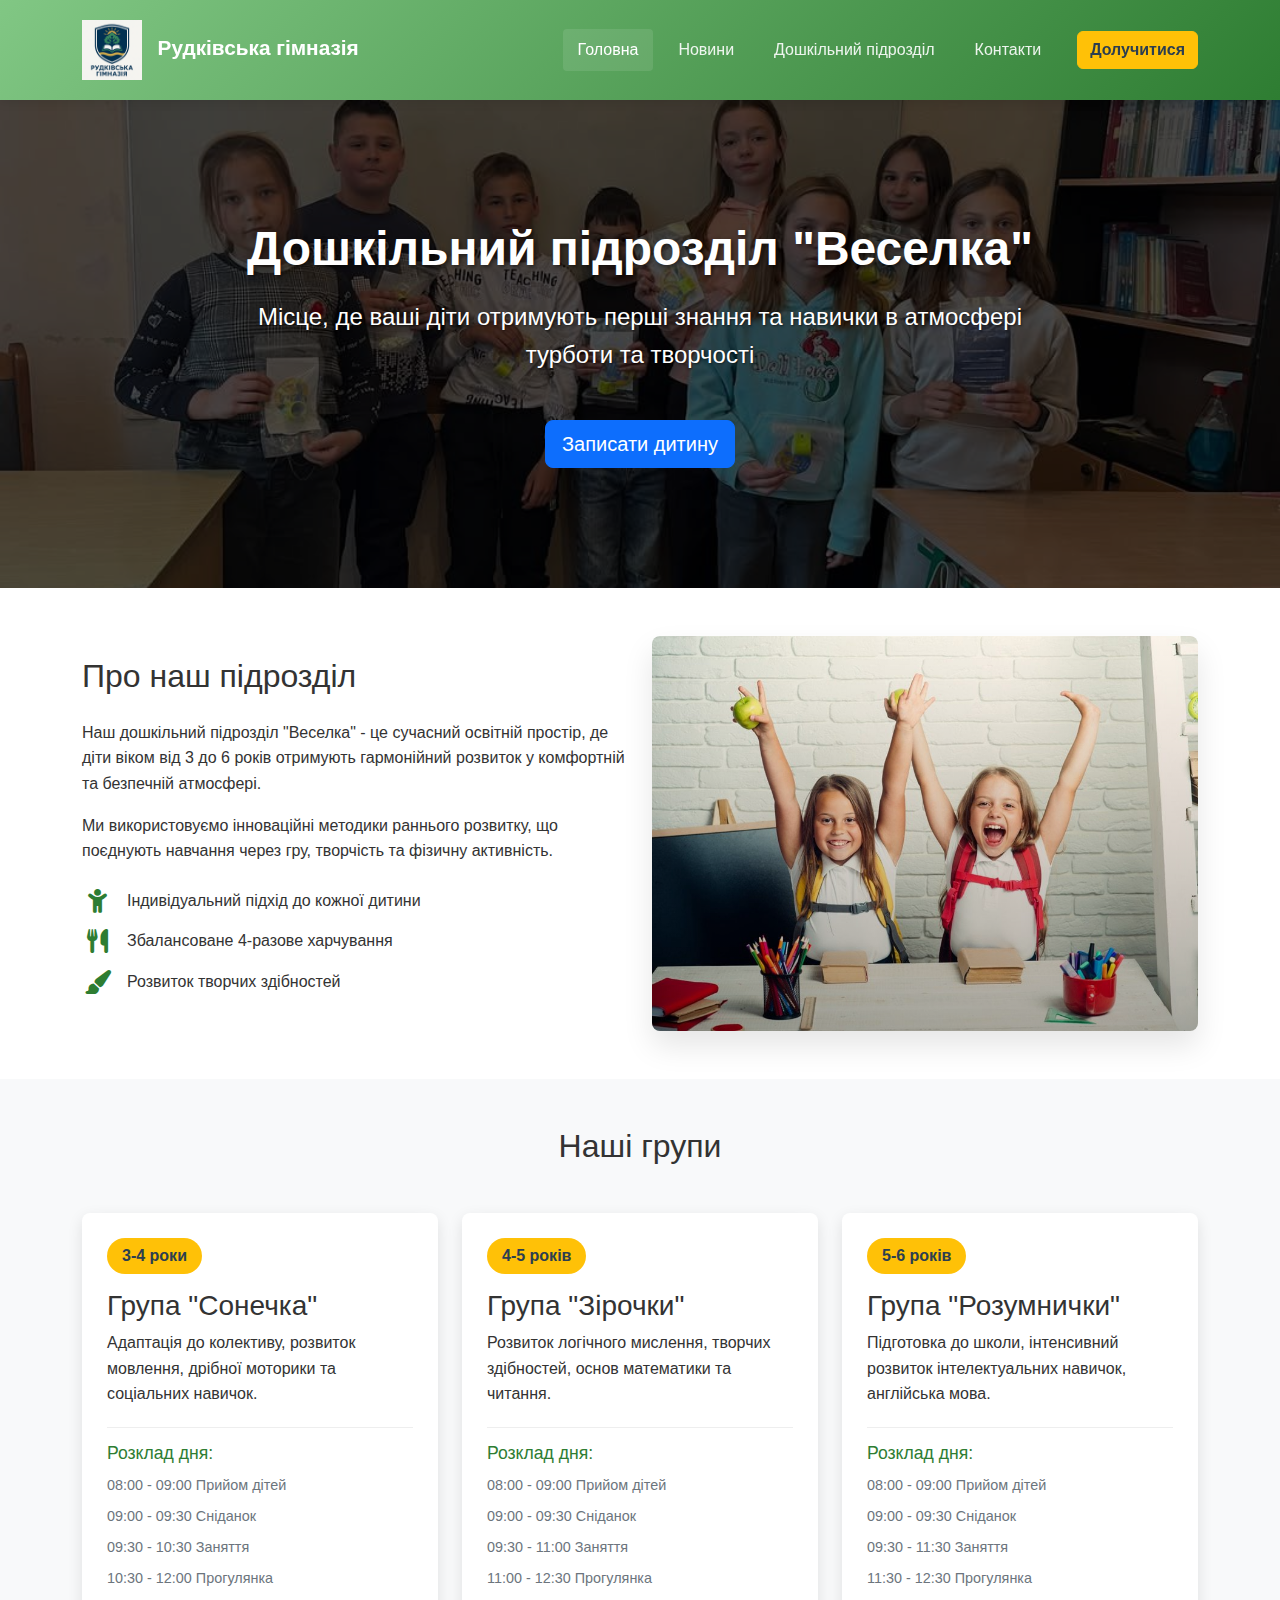
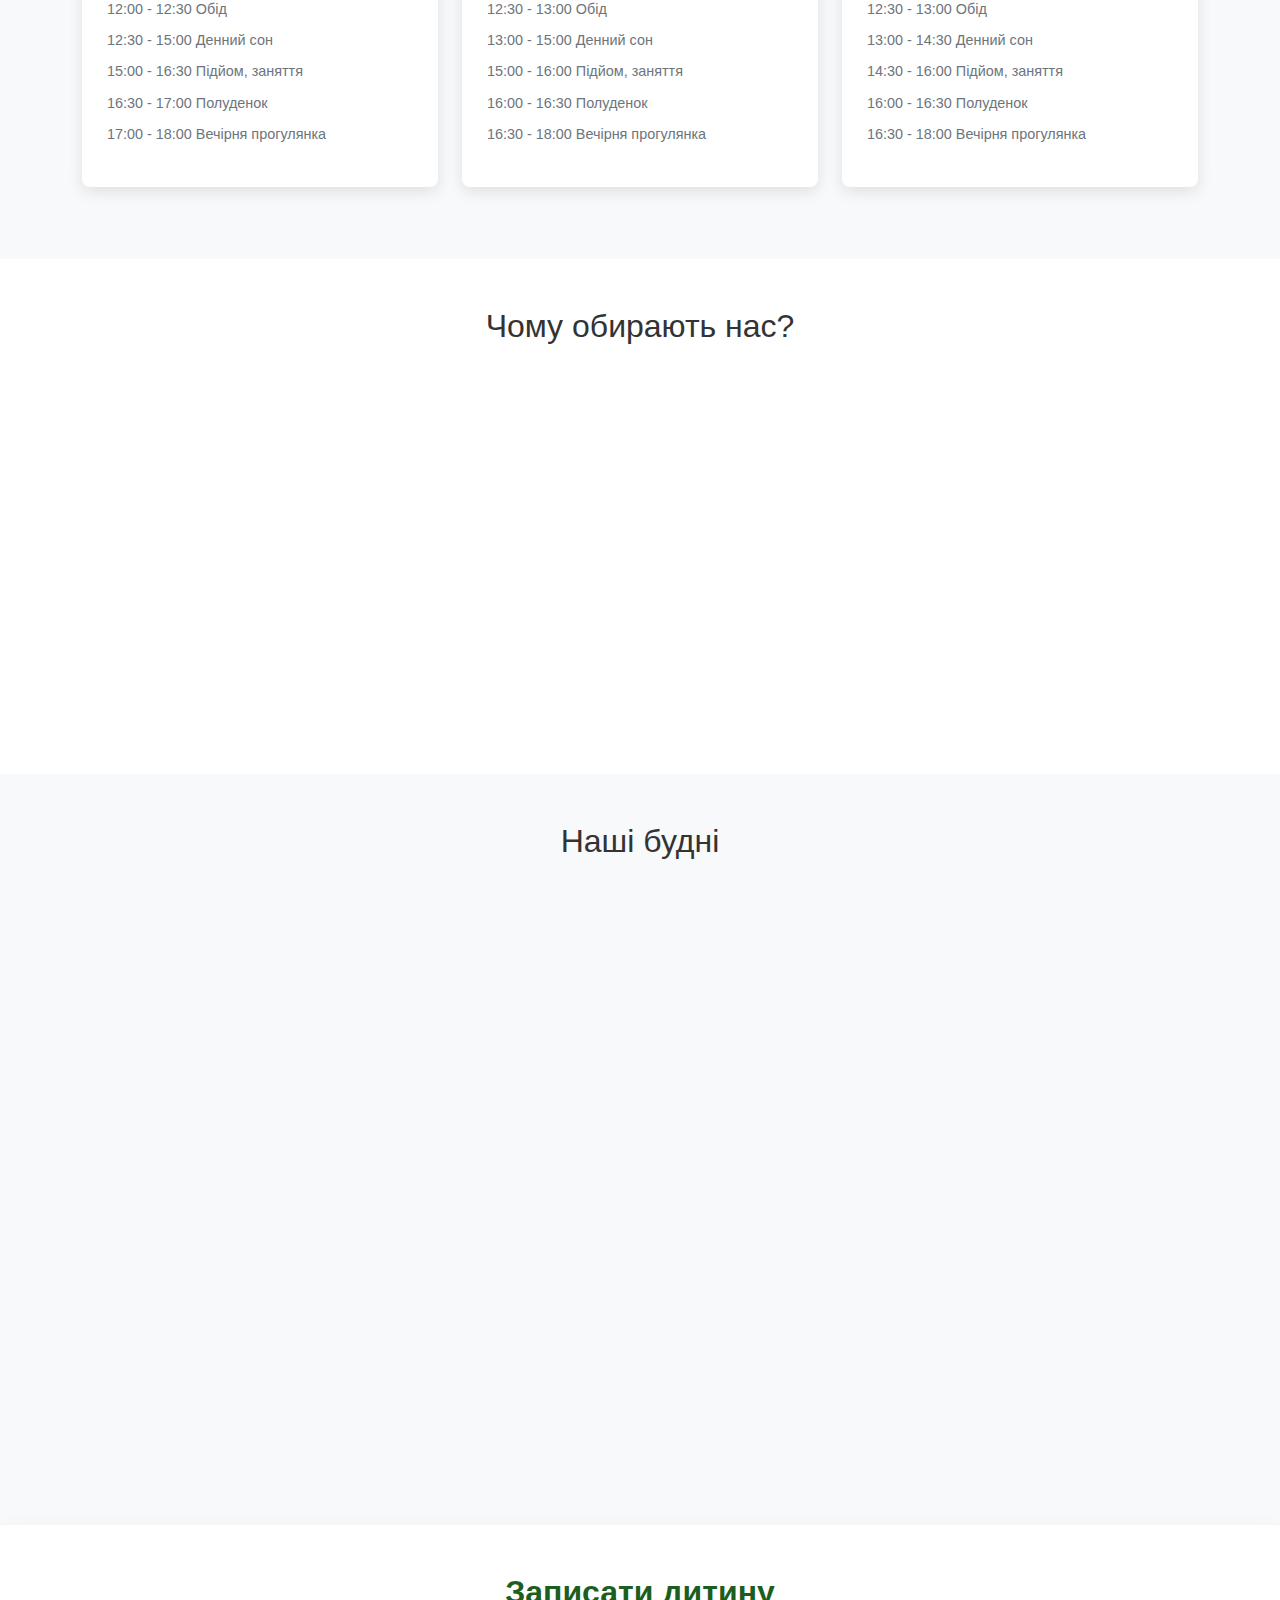
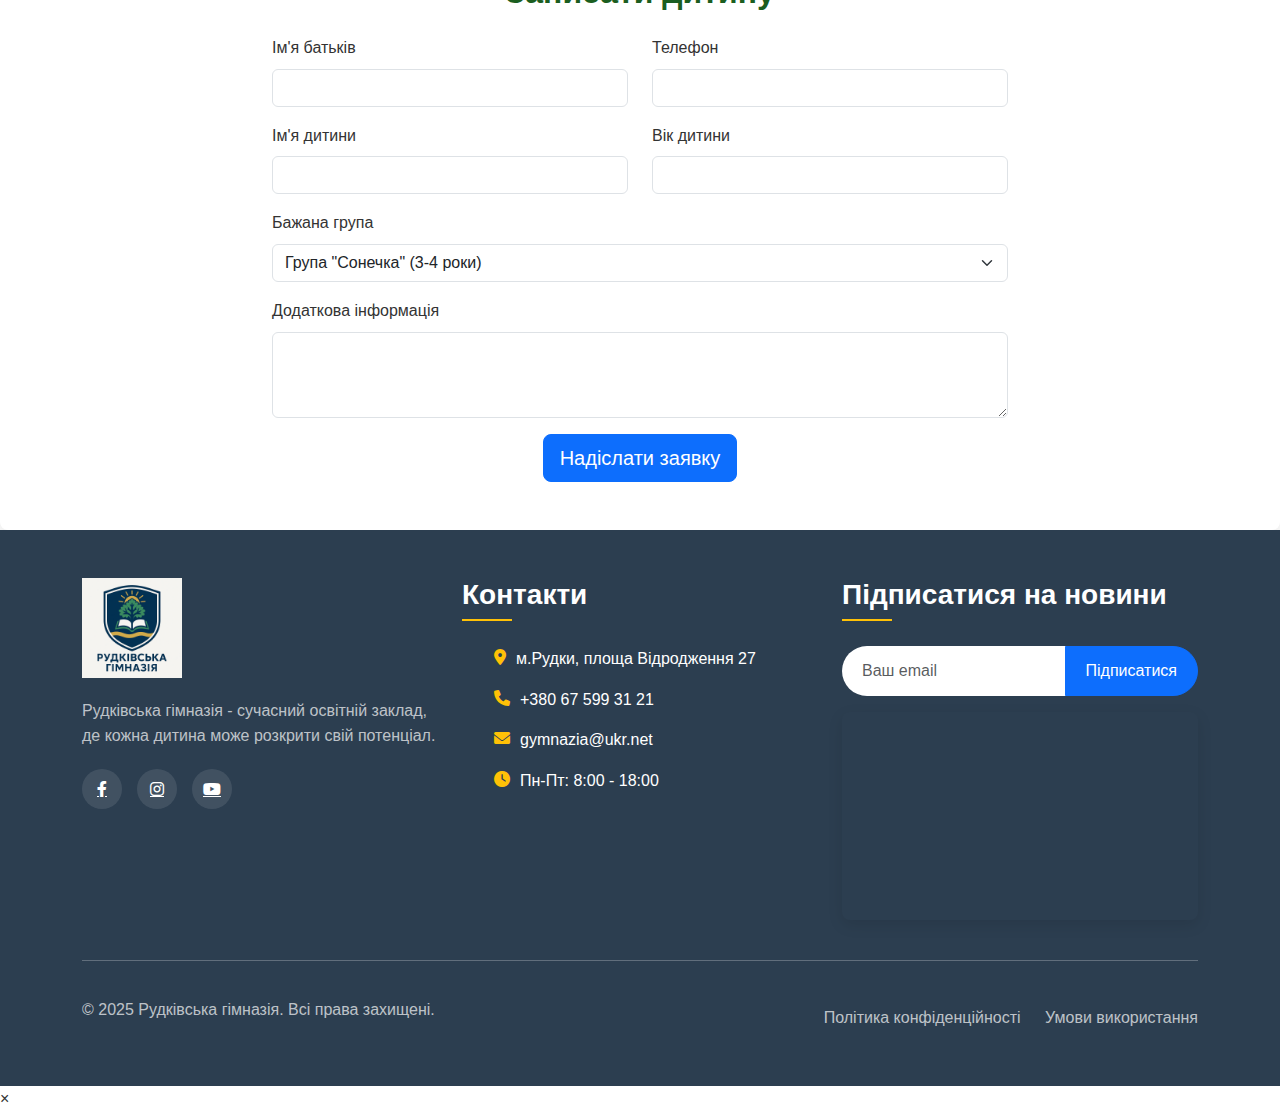
<file: kindergarten.html>
<!DOCTYPE html>
<html lang="uk">

<head>
    <meta charset="UTF-8">
    <meta name="viewport" content="width=device-width, initial-scale=1">
    <title>Дошкільний підрозділ - Рудківська гімназія</title>
    <link href="https://cdn.jsdelivr.net/npm/bootstrap@5.3.0/dist/css/bootstrap.min.css" rel="stylesheet">
    <link rel="stylesheet" href="https://cdnjs.cloudflare.com/ajax/libs/font-awesome/6.0.0/css/all.min.css">
    <link rel="stylesheet" href="/css/styles.css">
</head>

<body>
    <!-- Header -->
    <header class="sticky-top">
        <nav class="navbar navbar-expand-lg navbar-dark bg-primary-gradient">
            <div class="container">
                <a class="navbar-brand" href="index.html">
                    <img src="/img/logo_rudky.png" alt="Рудківська гімназія" class="school-logo">
                    <span class="school-name">Рудківська гімназія</span>
                </a>
                <button class="navbar-toggler" type="button" data-bs-toggle="collapse" data-bs-target="#navbarNav">
                    <span class="navbar-toggler-icon"></span>
                </button>
                <div class="collapse navbar-collapse" id="navbarNav">
                    <ul class="navbar-nav ms-auto">
                        <li class="nav-item">
                            <a class="nav-link active" href="index.html">Головна</a>
                        </li>
                        <li class="nav-item">
                            <a class="nav-link" href="news.html">Новини</a>
                        </li>
                        <li class="nav-item">
                            <a class="nav-link" href="kindergarten.html">Дошкільний підрозділ</a>
                        </li>
                        <li class="nav-item">
                            <a class="nav-link" href="#contacts">Контакти</a>
                        </li>
                    </ul>
                    <button class="btn btn-warning ms-3" onclick="showContact()">Долучитися</button>
                </div>
            </div>
        </nav>
    </header>

    <!-- Герой-секція для дошкільного підрозділу -->
    <section class="kindergarten-hero">
        <div class="container">
            <div class="hero-content">
                <h1>Дошкільний підрозділ "Веселка"</h1>
                <p class="lead">Місце, де ваші діти отримують перші знання та навички в атмосфері турботи та творчості
                </p>
                <a href="#enroll" class="btn btn-primary btn-lg mt-3">Записати дитину</a>
            </div>
        </div>
    </section>

    <!-- Про наш дошкільний підрозділ -->
    <section class="about-kindergarten py-5">
        <div class="container">
            <div class="row align-items-center">
                <div class="col-lg-6">
                    <h2 class="mb-4">Про наш підрозділ</h2>
                    <p>Наш дошкільний підрозділ "Веселка" - це сучасний освітній простір, де діти віком від 3 до 6 років
                        отримують гармонійний розвиток у комфортній та безпечній атмосфері.</p>
                    <p>Ми використовуємо інноваційні методики раннього розвитку, що поєднують навчання через гру,
                        творчість та фізичну активність.</p>
                    <div class="features-list mt-4">
                        <div class="feature-item">
                            <i class="fas fa-child"></i>
                            <span>Індивідуальний підхід до кожної дитини</span>
                        </div>
                        <div class="feature-item">
                            <i class="fas fa-utensils"></i>
                            <span>Збалансоване 4-разове харчування</span>
                        </div>
                        <div class="feature-item">
                            <i class="fas fa-paint-brush"></i>
                            <span>Розвиток творчих здібностей</span>
                        </div>
                    </div>
                </div>
                <div class="col-lg-6">
                    <div class="kindergarten-photo">
                        <img src="/img/tild3534-3535-4163-b637-616464376665__school-kids.jpg" alt="Дитячий садок"
                            class="img-fluid rounded shadow">
                        <div class="photo-overlay"></div>
                    </div>
                </div>
            </div>
        </div>
    </section>

    <!-- Наші групи -->
    <section class="our-groups py-5 bg-light">
        <div class="container">
            <h2 class="text-center mb-5">Наші групи</h2>
            <div class="row">
                <div class="col-md-4 mb-4">
                    <div class="group-card">
                        <div class="group-age">3-4 роки</div>
                        <h3>Група "Сонечка"</h3>
                        <p>Адаптація до колективу, розвиток мовлення, дрібної моторики та соціальних навичок.</p>
                        <div class="group-schedule">
                            <h4>Розклад дня:</h4>
                            <ul>
                                <li>08:00 - 09:00 Прийом дітей</li>
                                <li>09:00 - 09:30 Сніданок</li>
                                <li>09:30 - 10:30 Заняття</li>
                                <li>10:30 - 12:00 Прогулянка</li>
                                <li>12:00 - 12:30 Обід</li>
                                <li>12:30 - 15:00 Денний сон</li>
                                <li>15:00 - 16:30 Підйом, заняття</li>
                                <li>16:30 - 17:00 Полуденок</li>
                                <li>17:00 - 18:00 Вечірня прогулянка</li>
                            </ul>
                        </div>
                    </div>
                </div>
                <div class="col-md-4 mb-4">
                    <div class="group-card">
                        <div class="group-age">4-5 років</div>
                        <h3>Група "Зірочки"</h3>
                        <p>Розвиток логічного мислення, творчих здібностей, основ математики та читання.</p>
                        <div class="group-schedule">
                            <h4>Розклад дня:</h4>
                            <ul>
                                <li>08:00 - 09:00 Прийом дітей</li>
                                <li>09:00 - 09:30 Сніданок</li>
                                <li>09:30 - 11:00 Заняття</li>
                                <li>11:00 - 12:30 Прогулянка</li>
                                <li>12:30 - 13:00 Обід</li>
                                <li>13:00 - 15:00 Денний сон</li>
                                <li>15:00 - 16:00 Підйом, заняття</li>
                                <li>16:00 - 16:30 Полуденок</li>
                                <li>16:30 - 18:00 Вечірня прогулянка</li>
                            </ul>
                        </div>
                    </div>
                </div>
                <div class="col-md-4 mb-4">
                    <div class="group-card">
                        <div class="group-age">5-6 років</div>
                        <h3>Група "Розумнички"</h3>
                        <p>Підготовка до школи, інтенсивний розвиток інтелектуальних навичок, англійська мова.</p>
                        <div class="group-schedule">
                            <h4>Розклад дня:</h4>
                            <ul>
                                <li>08:00 - 09:00 Прийом дітей</li>
                                <li>09:00 - 09:30 Сніданок</li>
                                <li>09:30 - 11:30 Заняття</li>
                                <li>11:30 - 12:30 Прогулянка</li>
                                <li>12:30 - 13:00 Обід</li>
                                <li>13:00 - 14:30 Денний сон</li>
                                <li>14:30 - 16:00 Підйом, заняття</li>
                                <li>16:00 - 16:30 Полуденок</li>
                                <li>16:30 - 18:00 Вечірня прогулянка</li>
                            </ul>
                        </div>
                    </div>
                </div>
            </div>
        </div>
    </section>

    <!-- Наші переваги -->
    <section class="advantages py-5">
        <div class="container">
            <h2 class="text-center mb-5">Чому обирають нас?</h2>
            <div class="row">
                <div class="col-md-3 col-sm-6 mb-4">
                    <div class="advantage-card">
                        <div class="advantage-icon">
                            <i class="fas fa-shield-alt"></i>
                        </div>
                        <h3>Безпека</h3>
                        <p>Охорона, відеоспостереження, медичний супровід</p>
                    </div>
                </div>
                <div class="col-md-3 col-sm-6 mb-4">
                    <div class="advantage-card">
                        <div class="advantage-icon">
                            <i class="fas fa-graduation-cap"></i>
                        </div>
                        <h3>Кваліфіковані вихователі</h3>
                        <p>Досвідчені педагоги з вищою освітою</p>
                    </div>
                </div>
                <div class="col-md-3 col-sm-6 mb-4">
                    <div class="advantage-card">
                        <div class="advantage-icon">
                            <i class="fas fa-puzzle-piece"></i>
                        </div>
                        <h3>Сучасні програми</h3>
                        <p>Авторські методики раннього розвитку</p>
                    </div>
                </div>
                <div class="col-md-3 col-sm-6 mb-4">
                    <div class="advantage-card">
                        <div class="advantage-icon">
                            <i class="fas fa-heart"></i>
                        </div>
                        <h3>Турботлива атмосфера</h3>
                        <p>Домашня атмосфера, індивідуальний підхід</p>
                    </div>
                </div>
            </div>
        </div>
    </section>

    <!-- Галерея -->
    <section class="kindergarten-gallery py-5 bg-light">
        <div class="container">
            <h2 class="text-center mb-5">Наші будні</h2>
            <div class="row gallery-grid">
                <div class="col-md-4 col-sm-6 mb-4 gallery-item">
                    <img src="/img/mini-sadochok-1-scaled.jpg" alt="Заняття з малювання" class="img-fluid rounded">
                    <div class="gallery-caption">Творчі заняття</div>
                </div>
                <div class="col-md-4 col-sm-6 mb-4 gallery-item">
                    <img src="/img/IMG_20210615_160346-972x1024.jpg" alt="Прогулянка" class="img-fluid rounded">
                    <div class="gallery-caption">Прогулянки на свіжому повітрі</div>
                </div>
                <div class="col-md-4 col-sm-6 mb-4 gallery-item">
                    <img src="/img/deti-na-utrennike-v-detskom-sade.jpg" alt="Свято" class="img-fluid rounded">
                    <div class="gallery-caption">Святкові заходи</div>
                </div>
                <div class="col-md-4 col-sm-6 mb-4 gallery-item">
                    <img src="/img/sport.jpg" alt="Спортивні заняття" class="img-fluid rounded">
                    <div class="gallery-caption">Фізичний розвиток</div>
                </div>
                <div class="col-md-4 col-sm-6 mb-4 gallery-item">
                    <img src="/img/musir_person.jpg" alt="Музичне заняття" class="img-fluid rounded">
                    <div class="gallery-caption">Музичні заняття</div>
                </div>
                <div class="col-md-4 col-sm-6 mb-4 gallery-item">
                    <img src="/img/987379f2257a02f6da66d7092a735e86.jpg" alt="Екскурсія" class="img-fluid rounded">
                    <div class="gallery-caption">Навчальні екскурсії</div>
                </div>
            </div>
        </div>
    </section>

    <!-- Форма запису -->
    <section class="enroll-form py-5" id="enroll">
        <div class="container">
            <div class="row justify-content-center">
                <div class="col-lg-8">
                    <div class="form-container">
                        <h2 class="text-center mb-4">Записати дитину</h2>
                        <form>
                            <div class="row">
                                <div class="col-md-6 mb-3">
                                    <label for="parentName" class="form-label">Ім'я батьків</label>
                                    <input type="text" class="form-control" id="parentName" required>
                                </div>
                                <div class="col-md-6 mb-3">
                                    <label for="phone" class="form-label">Телефон</label>
                                    <input type="tel" class="form-control" id="phone" required>
                                </div>
                            </div>
                            <div class="row">
                                <div class="col-md-6 mb-3">
                                    <label for="childName" class="form-label">Ім'я дитини</label>
                                    <input type="text" class="form-control" id="childName" required>
                                </div>
                                <div class="col-md-6 mb-3">
                                    <label for="childAge" class="form-label">Вік дитини</label>
                                    <input type="number" class="form-control" id="childAge" min="3" max="6" required>
                                </div>
                            </div>
                            <div class="mb-3">
                                <label for="group" class="form-label">Бажана група</label>
                                <select class="form-select" id="group">
                                    <option value="sonechka">Група "Сонечка" (3-4 роки)</option>
                                    <option value="zirochky">Група "Зірочки" (4-5 років)</option>
                                    <option value="rozumnychky">Група "Розумнички" (5-6 років)</option>
                                </select>
                            </div>
                            <div class="mb-3">
                                <label for="message" class="form-label">Додаткова інформація</label>
                                <textarea class="form-control" id="message" rows="3"></textarea>
                            </div>
                            <div class="text-center">
                                <button type="submit" class="btn btn-primary btn-lg">Надіслати заявку</button>
                            </div>
                        </form>
                    </div>
                </div>
            </div>
        </div>
    </section>

    <!-- Footer -->
    <!-- Футер -->
    <footer id="contacts" class="footer py-5">
        <div class="container">
            <div class="row">
                <div class="col-lg-4 mb-4">
                    <div class="footer-about">
                        <img src="/img/logo_rudky.png" alt="Рудківська гімназія" class="footer-logo">
                        <p>Рудківська гімназія - сучасний освітній заклад, де кожна дитина може розкрити свій потенціал.
                        </p>
                        <div class="social-links">
                            <a
                                href="https://www.facebook.com/people/%D0%93%D1%96%D0%BC%D0%BD%D0%B0%D0%B7%D1%96%D1%8F-%D0%A0%D1%83%D0%B4%D0%BA%D0%B8/100009938353084/"><i
                                    class="fab fa-facebook-f"></i></a>
                            <a href="https://www.instagram.com/rudky_gymnazia/"><i class="fab fa-instagram"></i></a>
                            <a href="https://www.youtube.com/channel/UCU3uGw_hRwQUCKZoxN-vUyg"><i
                                    class="fab fa-youtube"></i></a>
                        </div>
                    </div>
                </div>
                <div class="col-lg-4 mb-4">
                    <h3>Контакти</h3>
                    <ul class="contact-info">
                        <li><i class="fas fa-map-marker-alt"></i> м.Рудки, площа Відродження 27</li>
                        <li><i class="fas fa-phone"></i> +380 67 599 31 21</li>
                        <li><i class="fas fa-envelope"></i> gymnazia@ukr.net</li>
                        <li><i class="fas fa-clock"></i> Пн-Пт: 8:00 - 18:00</li>
                    </ul>
                </div>
                <div class="col-lg-4 mb-4">
                    <h3>Підписатися на новини</h3>
                    <form class="subscribe-form">
                        <div class="input-group mb-3">
                            <input type="email" class="form-control" placeholder="Ваш email" required>
                            <button class="btn btn-primary" type="submit">Підписатися</button>
                        </div>
                    </form>
                    <div class="map-container">
                        <iframe
                            src="https://www.google.com/maps/embed?pb=!1m18!1m12!1m3!1d41327.916287395594!2d23.41481377824651!3d49.654397849669174!2m3!1f0!2f0!3f0!3m2!1i1024!2i768!4f13.1!3m3!1m2!1s0x473b06cee6ff48bd%3A0x308277ccc1981089!2sRudkivs%CA%B9ka%20Himnaziya%20Sambirs%CA%B9koho%20Rayonu%20L%CA%B9vivs%CA%B9koyi%20Oblasti!5e0!3m2!1sen!2sua!4v1748167494509!5m2!1sen!2sua"
                            width="100%" height="200" style="border:0;" allowfullscreen="" loading="lazy"></iframe>
                    </div>
                </div>
            </div>
            <hr>
            <div class="footer-bottom">
                <p>&copy; 2025 Рудківська гімназія. Всі права захищені.</p>
                <div class="footer-links">
                    <a href="#">Політика конфіденційності</a>
                    <a href="#">Умови використання</a>
                </div>
            </div>
        </div>
    </footer>


    <!-- Модальне вікно для контакту -->
    <div class="modal fade" id="contactModal" tabindex="-1" aria-labelledby="contactModalLabel" aria-hidden="true">
        <div class="modal-dialog">
            <div class="modal-content">
                <div class="modal-header">
                    <h5 class="modal-title" id="contactModalLabel">Контакт директора</h5>
                    <button type="button" class="btn-close" data-bs-dismiss="modal" aria-label="Закрити"></button>
                </div>
                <div class="modal-body">
                    Телефон директора: +380 XX XXX XX XX
                </div>
                <div class="modal-footer">
                    <button type="button" class="btn btn-secondary" data-bs-dismiss="modal">Закрити</button>
                </div>
            </div>
        </div>
    </div>

    <!-- Lightbox для галереї -->
    <div id="galleryLightbox" class="lightbox">
        <span class="close-btn">&times;</span>
        <img class="lightbox-content" id="lightboxImage">
        <div class="lightbox-caption"></div>
    </div>

    <script src="https://cdn.jsdelivr.net/npm/bootstrap@5.3.0/dist/js/bootstrap.bundle.min.js"></script>
    <script src="js/script.js"></script>
</body>

</html>
</file>
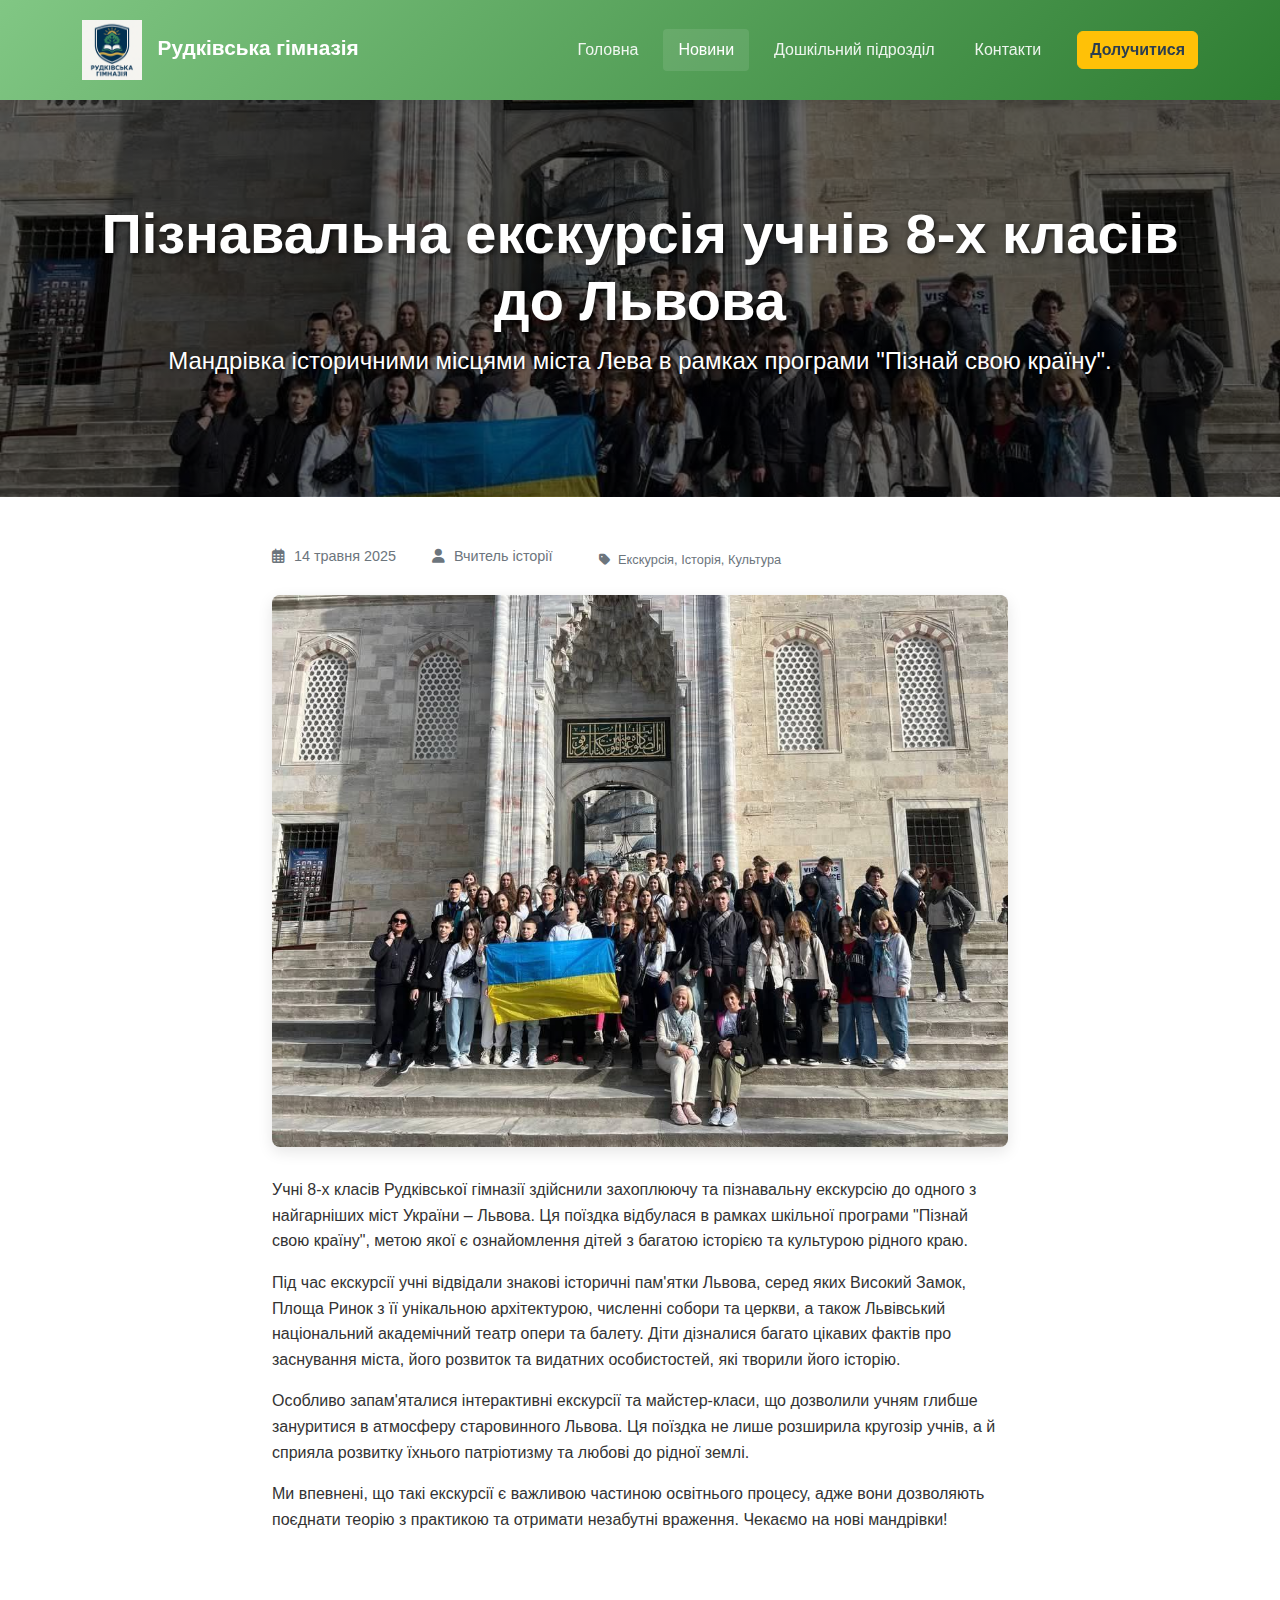
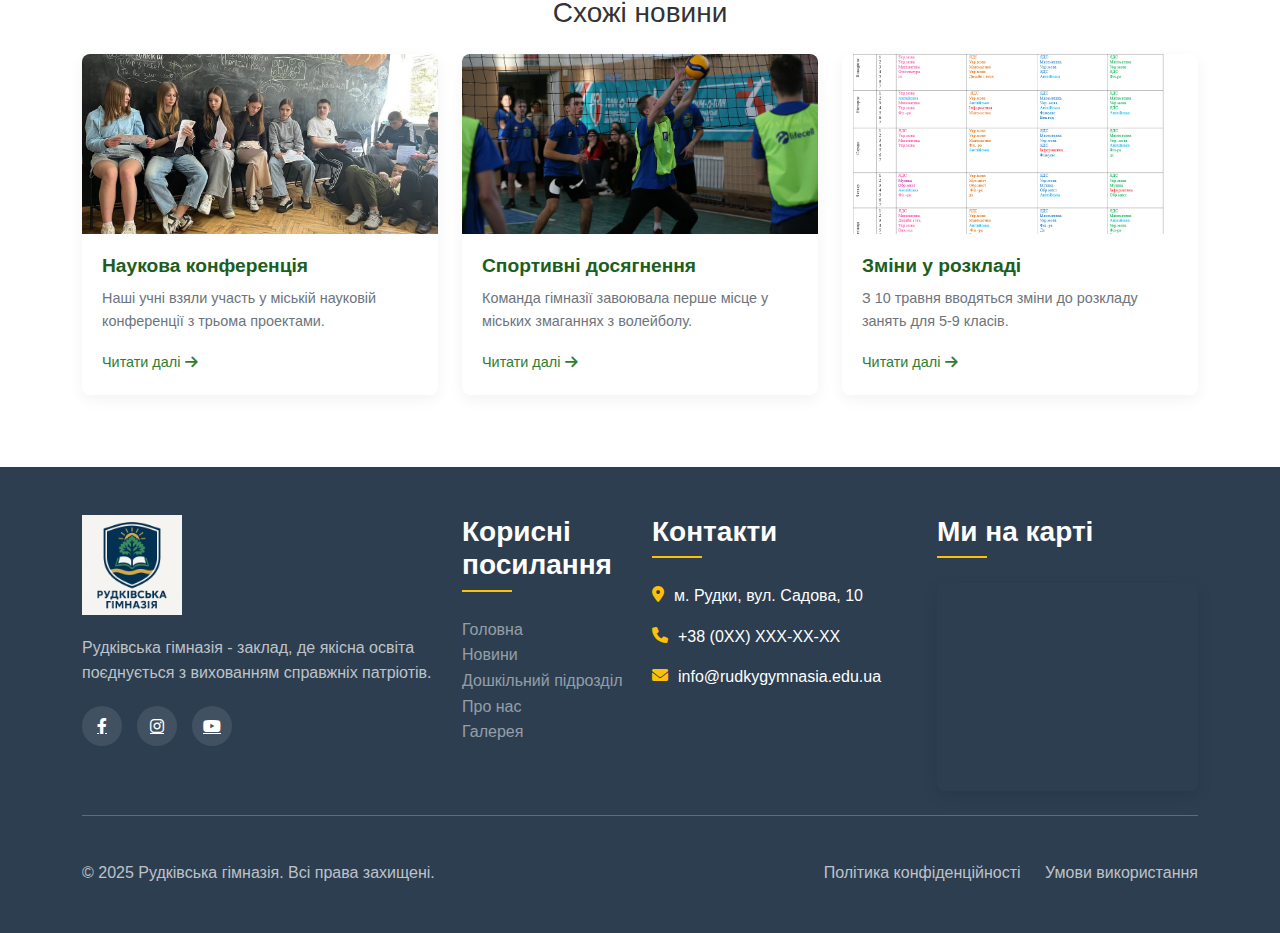
<file: lviv-excursion.html>
<!DOCTYPE html>
<html lang="uk">

<head>
    <meta charset="UTF-8">
    <meta name="viewport" content="width=device-width, initial-scale=1.0">
    <title>Екскурсія до Львова - Рудківська гімназія</title>
    <link href="https://cdn.jsdelivr.net/npm/bootstrap@5.3.0/dist/css/bootstrap.min.css" rel="stylesheet">
    <link rel="stylesheet" href="https://cdnjs.cloudflare.com/ajax/libs/font-awesome/6.0.0/css/all.min.css">
    <link rel="stylesheet" href="css/styles.css">
    <style>
        .news-article-header {
            background: linear-gradient(rgba(0, 0, 0, 0.6), rgba(0, 0, 0, 0.6)), url('/img/podorosh_to_lviv.jpg');
            background-size: cover;
            background-position: center;
            color: white;
            padding: 100px 0;
            text-align: center;
        }

        .news-article-header h1 {
            font-size: 3.5rem;
            font-weight: 700;
            text-shadow: 2px 2px 5px rgba(0, 0, 0, 0.7);
        }

        .news-article-header .lead {
            font-size: 1.5rem;
            text-shadow: 1px 1px 3px rgba(0, 0, 0, 0.6);
        }

        .news-content-body {
            padding: 50px 0;
        }

        .news-meta {
            color: var(--text-light);
            font-size: 0.9rem;
            margin-bottom: 20px;
        }

        .news-meta i {
            margin-right: 5px;
        }

        .main-article-image {
            max-width: 100%;
            height: auto;
            border-radius: 8px;
            box-shadow: 0 5px 15px rgba(0, 0, 0, 0.1);
            margin-bottom: 30px;
        }

        .related-news-card {
            background-color: white;
            border-radius: 8px;
            overflow: hidden;
            box-shadow: 0 5px 15px rgba(0, 0, 0, 0.05);
            transition: transform 0.3s ease, box-shadow 0.3s ease;
            height: 100%;
        }

        .related-news-card:hover {
            transform: translateY(-5px);
            box-shadow: 0 10px 25px rgba(0, 0, 0, 0.1);
        }

        .related-news-card img {
            width: 100%;
            height: 180px;
            object-fit: cover;
        }

        .related-news-card .card-body {
            padding: 20px;
        }

        .related-news-card .card-title {
            font-size: 1.2rem;
            font-weight: 600;
            color: var(--primary-dark);
            margin-bottom: 10px;
        }

        .related-news-card .card-text {
            font-size: 0.9rem;
            color: var(--text-light);
        }

        .related-news-card .read-more {
            font-size: 0.9rem;
            color: var(--primary-color);
            text-decoration: none;
            font-weight: 500;
        }
    </style>
</head>

<body>
    <header class="sticky-top">
        <nav class="navbar navbar-expand-lg navbar-dark bg-primary-gradient">
            <div class="container">
                <a class="navbar-brand" href="index.html">
                    <img src="/img/logo_rudky.png" alt="Рудківська гімназія" class="school-logo">
                    <span class="school-name">Рудківська гімназія</span>
                </a>
                <button class="navbar-toggler" type="button" data-bs-toggle="collapse" data-bs-target="#navbarNav">
                    <span class="navbar-toggler-icon"></span>
                </button>
                <div class="collapse navbar-collapse" id="navbarNav">
                    <ul class="navbar-nav ms-auto">
                        <li class="nav-item">
                            <a class="nav-link" href="index.html">Головна</a>
                        </li>
                        <li class="nav-item">
                            <a class="nav-link active" href="news.html">Новини</a>
                        </li>
                        <li class="nav-item">
                            <a class="nav-link" href="kindergarten.html">Дошкільний підрозділ</a>
                        </li>
                        <li class="nav-item">
                            <a class="nav-link" href="#contacts">Контакти</a>
                        </li>
                    </ul>
                    <button class="btn btn-warning ms-3" onclick="showContact()">Долучитися</button>
                </div>
            </div>
        </nav>
    </header>

    <section class="news-article-header">
        <div class="container">
            <h1>Пізнавальна екскурсія учнів 8-х класів до Львова</h1>
            <p class="lead">Мандрівка історичними місцями міста Лева в рамках програми "Пізнай свою країну".</p>
        </div>
    </section>

    <section class="news-content-body py-5">
        <div class="container">
            <div class="row justify-content-center">
                <div class="col-lg-8">
                    <div class="news-meta">
                        <span class="date"><i class="far fa-calendar-alt"></i> 14 травня 2025</span>
                        <span class="author ms-3"><i class="fas fa-user"></i> Вчитель історії</span>
                        <span class="category ms-3"><i class="fas fa-tag"></i> Екскурсія, Історія, Культура</span>
                    </div>
                    <img src="/img/podorosh_to_lviv.jpg" alt="Екскурсія до Львова" class="img-fluid main-article-image">
                    <p>Учні 8-х класів Рудківської гімназії здійснили захоплюючу та пізнавальну екскурсію до одного з
                        найгарніших міст України – Львова. Ця поїздка відбулася в рамках шкільної програми "Пізнай свою
                        країну", метою якої є ознайомлення дітей з багатою історією та культурою рідного краю.</p>
                    <p>Під час екскурсії учні відвідали знакові історичні пам'ятки Львова, серед яких Високий Замок,
                        Площа Ринок з її унікальною архітектурою, численні собори та церкви, а також Львівський
                        національний академічний театр опери та балету. Діти дізналися багато цікавих фактів про
                        заснування міста, його розвиток та видатних особистостей, які творили його історію.</p>
                    <p>Особливо запам'яталися інтерактивні екскурсії та майстер-класи, що дозволили учням глибше
                        зануритися в атмосферу старовинного Львова. Ця поїздка не лише розширила кругозір учнів, а й
                        сприяла розвитку їхнього патріотизму та любові до рідної землі.</p>
                    <p>Ми впевнені, що такі екскурсії є важливою частиною освітнього процесу, адже вони дозволяють
                        поєднати теорію з практикою та отримати незабутні враження. Чекаємо на нові мандрівки!</p>
                </div>
            </div>

            <div class="row mt-5">
                <div class="col-12">
                    <h3 class="mb-4 text-center">Схожі новини</h3>
                </div>
                <div class="col-md-4 mb-4">
                    <div class="related-news-card">
                        <img src="/img/confa.jpg" alt="Наукова конференція">
                        <div class="card-body">
                            <h5 class="card-title">Наукова конференція</h5>
                            <p class="card-text">Наші учні взяли участь у міській науковій конференції з трьома
                                проектами.</p>
                            <a href="science-conference.html" class="read-more">Читати далі <i
                                    class="fas fa-arrow-right"></i></a>
                        </div>
                    </div>
                </div>
                <div class="col-md-4 mb-4">
                    <div class="related-news-card">
                        <img src="/img/2024_02_05_zmagannya11.jpg" alt="Спортивні досягнення">
                        <div class="card-body">
                            <h5 class="card-title">Спортивні досягнення</h5>
                            <p class="card-text">Команда гімназії завоювала перше місце у міських змаганнях з волейболу.
                            </p>
                            <a href="sport-achievements.html" class="read-more">Читати далі <i
                                    class="fas fa-arrow-right"></i></a>
                        </div>
                    </div>
                </div>
                <div class="col-md-4 mb-4">
                    <div class="related-news-card">
                        <img src="img/rozklad.png" alt="Зміни у розкладі">
                        <div class="card-body">
                            <h5 class="card-title">Зміни у розкладі</h5>
                            <p class="card-text">З 10 травня вводяться зміни до розкладу занять для 5-9 класів.</p>
                            <a href="schedule-changes.html" class="read-more">Читати далі <i
                                    class="fas fa-arrow-right"></i></a>
                        </div>
                    </div>
                </div>
            </div>
        </div>
    </section>

    <footer class="footer py-5" id="contacts">
        <div class="container">
            <div class="row">
                <div class="col-lg-4 col-md-6 mb-4 mb-lg-0 footer-about">
                    <img src="/img/logo_rudky.png" alt="Рудківська гімназія" class="footer-logo">
                    <p>Рудківська гімназія - заклад, де якісна освіта поєднується з вихованням справжніх патріотів.</p>
                    <div class="social-links">
                        <a href="#"><i class="fab fa-facebook-f"></i></a>
                        <a href="#"><i class="fab fa-instagram"></i></a>
                        <a href="#"><i class="fab fa-youtube"></i></a>
                    </div>
                </div>
                <div class="col-lg-2 col-md-6 mb-4 mb-lg-0">
                    <h3>Корисні посилання</h3>
                    <ul class="list-unstyled">
                        <li><a href="index.html" class="text-white-50 text-decoration-none">Головна</a></li>
                        <li><a href="news.html" class="text-white-50 text-decoration-none">Новини</a></li>
                        <li><a href="kindergarten.html" class="text-white-50 text-decoration-none">Дошкільний
                                підрозділ</a></li>
                        <li><a href="#" class="text-white-50 text-decoration-none">Про нас</a></li>
                        <li><a href="#" class="text-white-50 text-decoration-none">Галерея</a></li>
                    </ul>
                </div>
                <div class="col-lg-3 col-md-6 mb-4 mb-lg-0">
                    <h3>Контакти</h3>
                    <ul class="list-unstyled contact-info">
                        <li><i class="fas fa-map-marker-alt"></i><span>м. Рудки, вул. Садова, 10</span></li>
                        <li><i class="fas fa-phone"></i><span>+38 (0XX) XXX-XX-XX</span></li>
                        <li><i class="fas fa-envelope"></i><span>info@rudkygymnasia.edu.ua</span></li>
                    </ul>
                </div>
                <div class="col-lg-3 col-md-6">
                    <h3>Ми на карті</h3>
                    <div class="map-container">
                        <iframe
                            src="https://www.google.com/maps/embed?pb=!1m18!1m12!1m3!1d2572.827725838495!2d23.49071021570535!3d49.61051997936683!2m3!1f0!2f0!3f0!3m2!1i1024!2i768!4f13.1!3m3!1m2!1s0x473a21a2c3a5e8e7%3A0x6a5d7c4b0f9f3c7e!2sRudky%20Gymnasium!5e0!3m2!1sen!2sua!4v1678280000000!5m2!1sen!2sua"
                            width="100%" height="200" style="border:0;" allowfullscreen="" loading="lazy"></iframe>
                    </div>
                </div>
            </div>
            <hr class="my-4 border-light">
            <div class="footer-bottom">
                <p class="mb-0">© 2025 Рудківська гімназія. Всі права захищені.</p>
                <div class="footer-links">
                    <a href="#">Політика конфіденційності</a>
                    <a href="#">Умови використання</a>
                </div>
            </div>
        </div>
    </footer>

    <div class="modal fade" id="contactModal" tabindex="-1" aria-labelledby="contactModalLabel" aria-hidden="true">
        <div class="modal-dialog modal-dialog-centered">
            <div class="modal-content">
                <div class="modal-header bg-primary-gradient text-white">
                    <h5 class="modal-title" id="contactModalLabel">Зв'язатися з нами</h5>
                    <button type="button" class="btn-close btn-close-white" data-bs-dismiss="modal"
                        aria-label="Close"></button>
                </div>
                <div class="modal-body p-4">
                    <p>Заповніть форму, і ми зв'яжемося з вами найближчим часом.</p>
                    <form>
                        <div class="mb-3">
                            <label for="fullName" class="form-label">Ваше ім'я</label>
                            <input type="text" class="form-control" id="fullName" placeholder="Іван Петренко">
                        </div>
                        <div class="mb-3">
                            <label for="email" class="form-label">Email адреса</label>
                            <input type="email" class="form-control" id="email" placeholder="name@example.com">
                        </div>
                        <div class="mb-3">
                            <label for="phone" class="form-label">Номер телефону</label>
                            <input type="tel" class="form-control" id="phone" placeholder="+380XXXXXXXXX">
                        </div>
                        <div class="mb-3">
                            <label for="message" class="form-label">Ваше повідомлення</label>
                            <textarea class="form-control" id="message" rows="4"
                                placeholder="Ваше запитання або коментар..."></textarea>
                        </div>
                        <button type="submit" class="btn btn-primary w-100">Надіслати</button>
                    </form>
                </div>
            </div>
        </div>
    </div>

    <script src="https://cdn.jsdelivr.net/npm/bootstrap@5.3.0/dist/js/bootstrap.bundle.min.js"></script>
    <script src="js/script.js"></script>
</body>

</html>
</file>
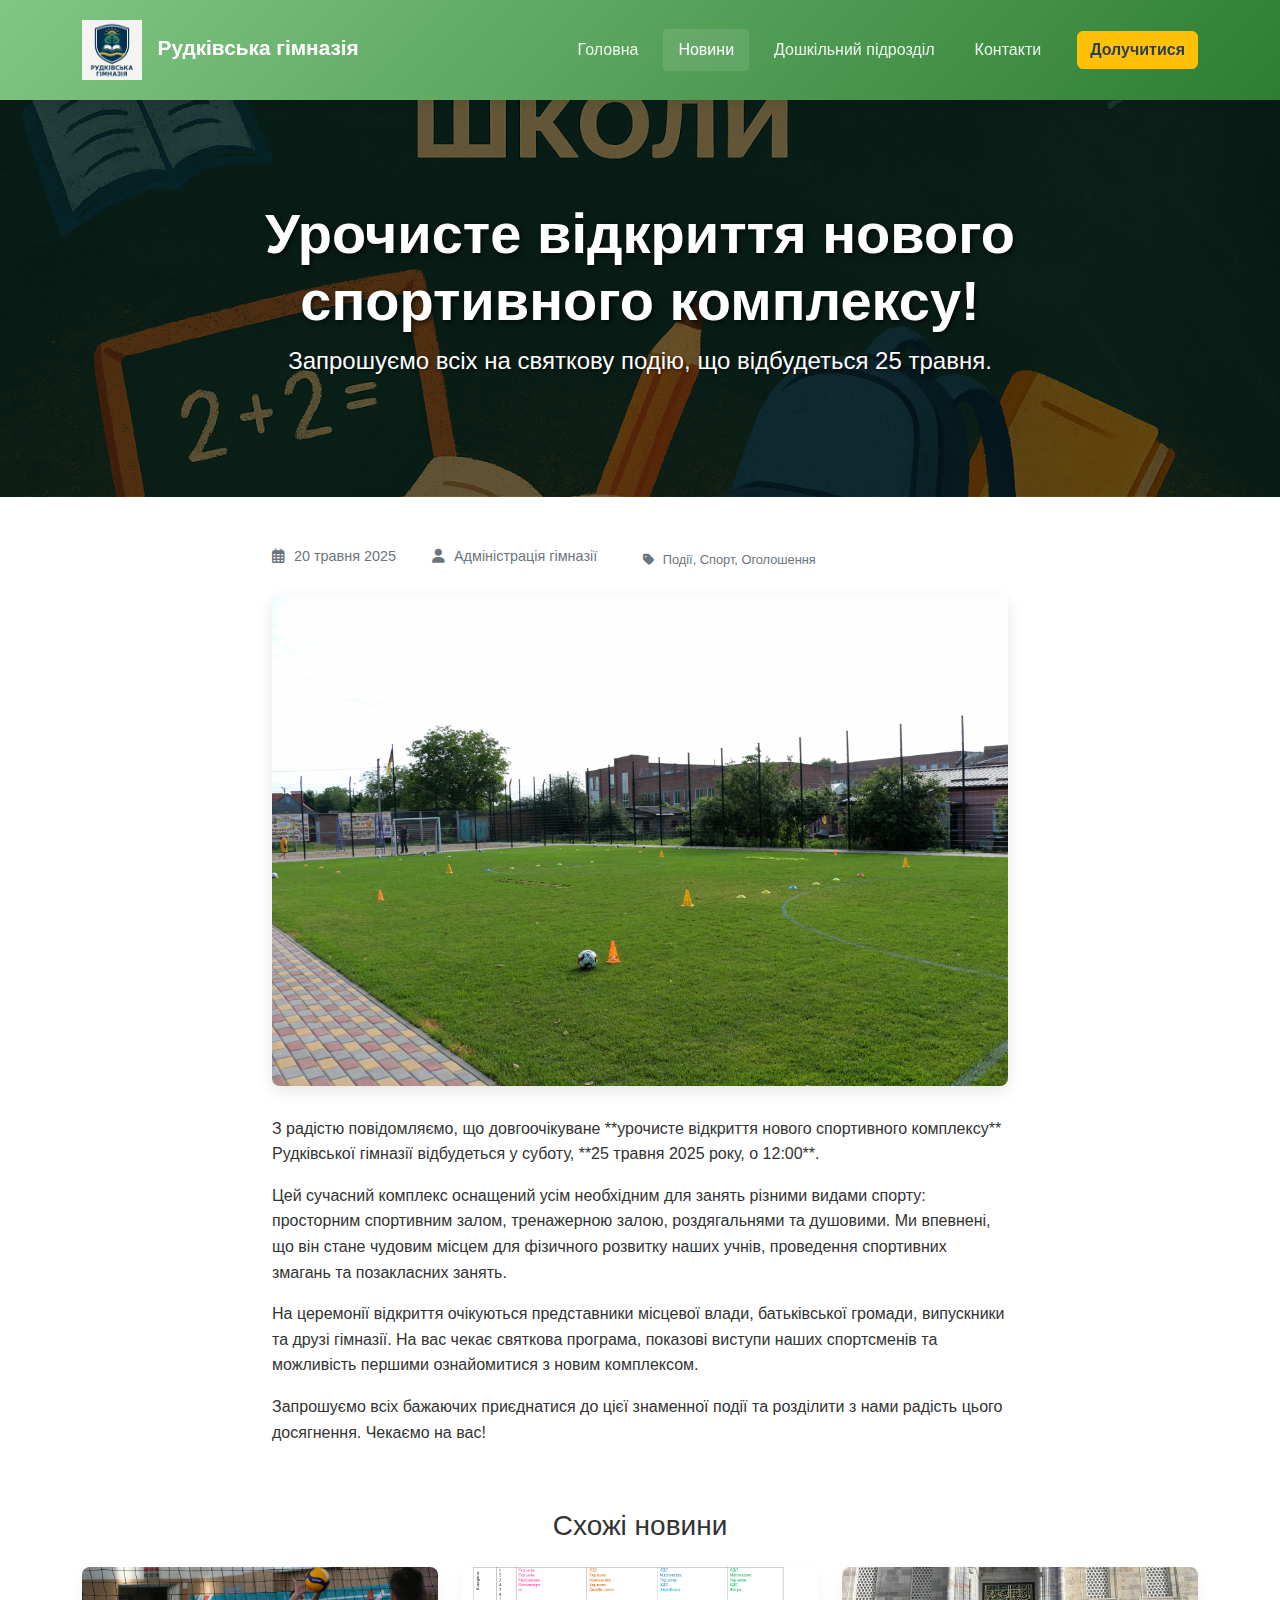
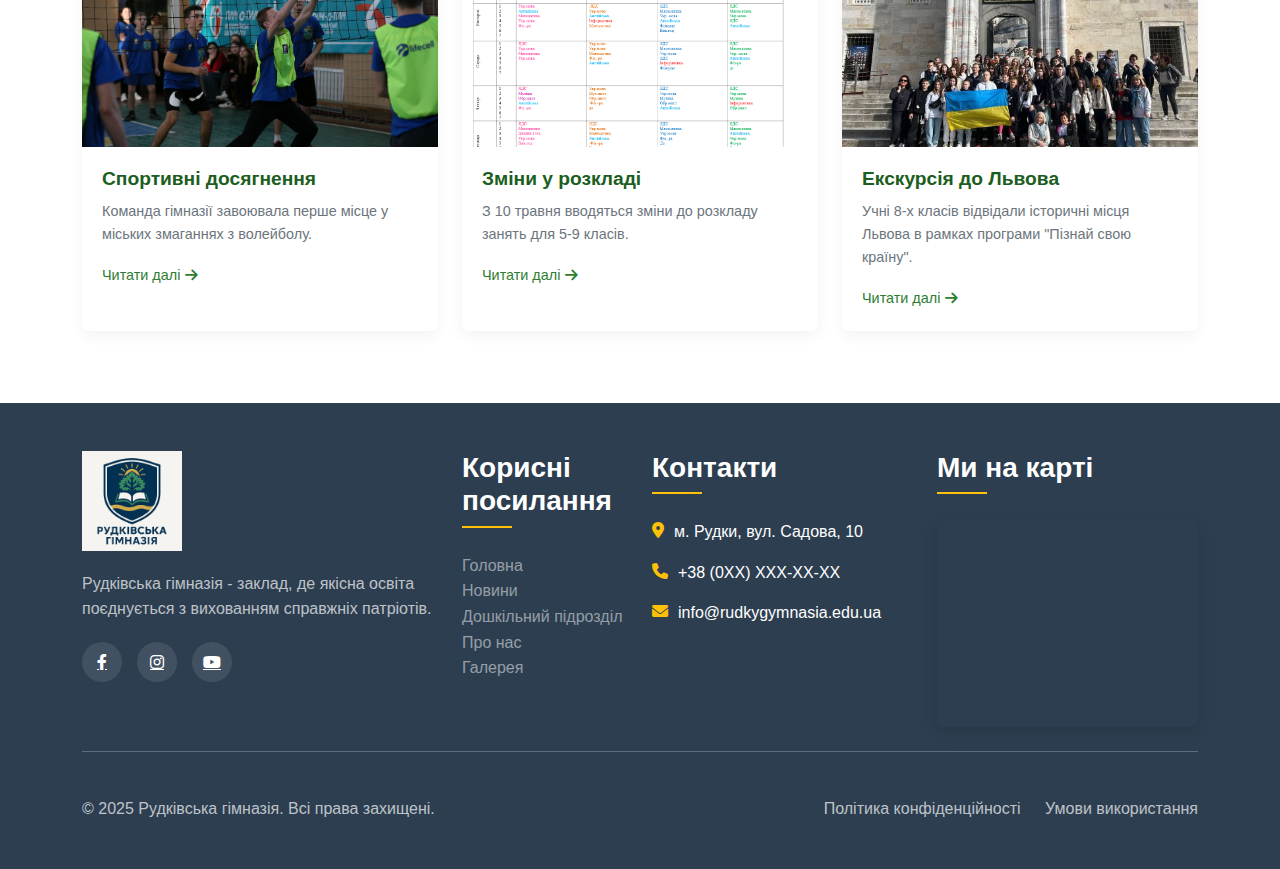
<file: new-sport-complex.html>
<!DOCTYPE html>
<html lang="uk">

<head>
    <meta charset="UTF-8">
    <meta name="viewport" content="width=device-width, initial-scale=1.0">
    <title>Відкриття нового спортивного комплексу - Рудківська гімназія</title>
    <link href="https://cdn.jsdelivr.net/npm/bootstrap@5.3.0/dist/css/bootstrap.min.css" rel="stylesheet">
    <link rel="stylesheet" href="https://cdnjs.cloudflare.com/ajax/libs/font-awesome/6.0.0/css/all.min.css">
    <link rel="stylesheet" href="css/styles.css">
    <style>
        .news-article-header {
            background: linear-gradient(rgba(0, 0, 0, 0.6), rgba(0, 0, 0, 0.6)), url('/img/ChatGPT\ Image\ 25\ трав.\ 2025\ р.\,\ 20_50_40.png');
            /* Припустимо, що є зображення нового спорткомплексу */
            background-size: cover;
            background-position: center;
            color: white;
            padding: 100px 0;
            text-align: center;
        }

        .news-article-header h1 {
            font-size: 3.5rem;
            font-weight: 700;
            text-shadow: 2px 2px 5px rgba(0, 0, 0, 0.7);
        }

        .news-article-header .lead {
            font-size: 1.5rem;
            text-shadow: 1px 1px 3px rgba(0, 0, 0, 0.6);
        }

        .news-content-body {
            padding: 50px 0;
        }

        .news-meta {
            color: var(--text-light);
            font-size: 0.9rem;
            margin-bottom: 20px;
        }

        .news-meta i {
            margin-right: 5px;
        }

        .main-article-image {
            max-width: 100%;
            height: auto;
            border-radius: 8px;
            box-shadow: 0 5px 15px rgba(0, 0, 0, 0.1);
            margin-bottom: 30px;
        }

        .related-news-card {
            background-color: white;
            border-radius: 8px;
            overflow: hidden;
            box-shadow: 0 5px 15px rgba(0, 0, 0, 0.05);
            transition: transform 0.3s ease, box-shadow 0.3s ease;
            height: 100%;
        }

        .related-news-card:hover {
            transform: translateY(-5px);
            box-shadow: 0 10px 25px rgba(0, 0, 0, 0.1);
        }

        .related-news-card img {
            width: 100%;
            height: 180px;
            object-fit: cover;
        }

        .related-news-card .card-body {
            padding: 20px;
        }

        .related-news-card .card-title {
            font-size: 1.2rem;
            font-weight: 600;
            color: var(--primary-dark);
            margin-bottom: 10px;
        }

        .related-news-card .card-text {
            font-size: 0.9rem;
            color: var(--text-light);
        }

        .related-news-card .read-more {
            font-size: 0.9rem;
            color: var(--primary-color);
            text-decoration: none;
            font-weight: 500;
        }
    </style>
</head>

<body>
    <header class="sticky-top">
        <nav class="navbar navbar-expand-lg navbar-dark bg-primary-gradient">
            <div class="container">
                <a class="navbar-brand" href="index.html">
                    <img src="/img/logo_rudky.png" alt="Рудківська гімназія" class="school-logo">
                    <span class="school-name">Рудківська гімназія</span>
                </a>
                <button class="navbar-toggler" type="button" data-bs-toggle="collapse" data-bs-target="#navbarNav">
                    <span class="navbar-toggler-icon"></span>
                </button>
                <div class="collapse navbar-collapse" id="navbarNav">
                    <ul class="navbar-nav ms-auto">
                        <li class="nav-item">
                            <a class="nav-link" href="index.html">Головна</a>
                        </li>
                        <li class="nav-item">
                            <a class="nav-link active" href="news.html">Новини</a>
                        </li>
                        <li class="nav-item">
                            <a class="nav-link" href="kindergarten.html">Дошкільний підрозділ</a>
                        </li>
                        <li class="nav-item">
                            <a class="nav-link" href="#contacts">Контакти</a>
                        </li>
                    </ul>
                    <button class="btn btn-warning ms-3" onclick="showContact()">Долучитися</button>
                </div>
            </div>
        </nav>
    </header>

    <section class="news-article-header">
        <div class="container">
            <h1>Урочисте відкриття нового спортивного комплексу!</h1>
            <p class="lead">Запрошуємо всіх на святкову подію, що відбудеться 25 травня.</p>
        </div>
    </section>

    <section class="news-content-body py-5">
        <div class="container">
            <div class="row justify-content-center">
                <div class="col-lg-8">
                    <div class="news-meta">
                        <span class="date"><i class="far fa-calendar-alt"></i> 20 травня 2025</span>
                        <span class="author ms-3"><i class="fas fa-user"></i> Адміністрація гімназії</span>
                        <span class="category ms-3"><i class="fas fa-tag"></i> Події, Спорт, Оголошення</span>
                    </div>
                    <img src="/img/complex.jpg" alt="Новий спортивний комплекс" class="img-fluid main-article-image">
                    <p>З радістю повідомляємо, що довгоочікуване **урочисте відкриття нового спортивного комплексу**
                        Рудківської гімназії відбудеться у суботу, **25 травня 2025 року, о 12:00**.</p>
                    <p>Цей сучасний комплекс оснащений усім необхідним для занять різними видами спорту: просторним
                        спортивним залом, тренажерною залою, роздягальнями та душовими. Ми впевнені, що він стане
                        чудовим місцем для фізичного розвитку наших учнів, проведення спортивних змагань та позакласних
                        занять.</p>
                    <p>На церемонії відкриття очікуються представники місцевої влади, батьківської громади, випускники
                        та друзі гімназії. На вас чекає святкова програма, показові виступи наших спортсменів та
                        можливість першими ознайомитися з новим комплексом.</p>
                    <p>Запрошуємо всіх бажаючих приєднатися до цієї знаменної події та розділити з нами радість цього
                        досягнення. Чекаємо на вас!</p>
                </div>
            </div>

            <div class="row mt-5">
                <div class="col-12">
                    <h3 class="mb-4 text-center">Схожі новини</h3>
                </div>
                <div class="col-md-4 mb-4">
                    <div class="related-news-card">
                        <img src="/img/2024_02_05_zmagannya11.jpg" alt="Спортивні досягнення">
                        <div class="card-body">
                            <h5 class="card-title">Спортивні досягнення</h5>
                            <p class="card-text">Команда гімназії завоювала перше місце у міських змаганнях з волейболу.
                            </p>
                            <a href="sport-achievements.html" class="read-more">Читати далі <i
                                    class="fas fa-arrow-right"></i></a>
                        </div>
                    </div>
                </div>
                <div class="col-md-4 mb-4">
                    <div class="related-news-card">
                        <img src="/img/rozklad.png" alt="Зміни у розкладі">
                        <div class="card-body">
                            <h5 class="card-title">Зміни у розкладі</h5>
                            <p class="card-text">З 10 травня вводяться зміни до розкладу занять для 5-9 класів.</p>
                            <a href="schedule-changes.html" class="read-more">Читати далі <i
                                    class="fas fa-arrow-right"></i></a>
                        </div>
                    </div>
                </div>
                <div class="col-md-4 mb-4">
                    <div class="related-news-card">
                        <img src="/img/podorosh_to_lviv.jpg" alt="Екскурсія до Львова">
                        <div class="card-body">
                            <h5 class="card-title">Екскурсія до Львова</h5>
                            <p class="card-text">Учні 8-х класів відвідали історичні місця Львова в рамках програми
                                "Пізнай свою країну".</p>
                            <a href="lviv-excursion.html" class="read-more">Читати далі <i
                                    class="fas fa-arrow-right"></i></a>
                        </div>
                    </div>
                </div>
            </div>
        </div>
    </section>

    <footer class="footer py-5" id="contacts">
        <div class="container">
            <div class="row">
                <div class="col-lg-4 col-md-6 mb-4 mb-lg-0 footer-about">
                    <img src="/img/logo_rudky.png" alt="Рудківська гімназія" class="footer-logo">
                    <p>Рудківська гімназія - заклад, де якісна освіта поєднується з вихованням справжніх патріотів.</p>
                    <div class="social-links">
                        <a href="#"><i class="fab fa-facebook-f"></i></a>
                        <a href="#"><i class="fab fa-instagram"></i></a>
                        <a href="#"><i class="fab fa-youtube"></i></a>
                    </div>
                </div>
                <div class="col-lg-2 col-md-6 mb-4 mb-lg-0">
                    <h3>Корисні посилання</h3>
                    <ul class="list-unstyled">
                        <li><a href="index.html" class="text-white-50 text-decoration-none">Головна</a></li>
                        <li><a href="news.html" class="text-white-50 text-decoration-none">Новини</a></li>
                        <li><a href="kindergarten.html" class="text-white-50 text-decoration-none">Дошкільний
                                підрозділ</a></li>
                        <li><a href="#" class="text-white-50 text-decoration-none">Про нас</a></li>
                        <li><a href="#" class="text-white-50 text-decoration-none">Галерея</a></li>
                    </ul>
                </div>
                <div class="col-lg-3 col-md-6 mb-4 mb-lg-0">
                    <h3>Контакти</h3>
                    <ul class="list-unstyled contact-info">
                        <li><i class="fas fa-map-marker-alt"></i><span>м. Рудки, вул. Садова, 10</span></li>
                        <li><i class="fas fa-phone"></i><span>+38 (0XX) XXX-XX-XX</span></li>
                        <li><i class="fas fa-envelope"></i><span>info@rudkygymnasia.edu.ua</span></li>
                    </ul>
                </div>
                <div class="col-lg-3 col-md-6">
                    <h3>Ми на карті</h3>
                    <div class="map-container">
                        <iframe
                            src="https://www.google.com/maps/embed?pb=!1m18!1m12!1m3!1d2572.827725838495!2d23.49071021570535!3d49.61051997936683!2m3!1f0!2f0!3f0!3m2!1i1024!2i768!4f13.1!3m3!1m2!1s0x473a21a2c3a5e8e7%3A0x6a5d7c4b0f9f3c7e!2sRudky%20Gymnasium!5e0!3m2!1sen!2sua!4v1678280000000!5m2!1sen!2sua"
                            width="100%" height="200" style="border:0;" allowfullscreen="" loading="lazy"></iframe>
                    </div>
                </div>
            </div>
            <hr class="my-4 border-light">
            <div class="footer-bottom">
                <p class="mb-0">© 2025 Рудківська гімназія. Всі права захищені.</p>
                <div class="footer-links">
                    <a href="#">Політика конфіденційності</a>
                    <a href="#">Умови використання</a>
                </div>
            </div>
        </div>
    </footer>

    <div class="modal fade" id="contactModal" tabindex="-1" aria-labelledby="contactModalLabel" aria-hidden="true">
        <div class="modal-dialog modal-dialog-centered">
            <div class="modal-content">
                <div class="modal-header bg-primary-gradient text-white">
                    <h5 class="modal-title" id="contactModalLabel">Зв'язатися з нами</h5>
                    <button type="button" class="btn-close btn-close-white" data-bs-dismiss="modal"
                        aria-label="Close"></button>
                </div>
                <div class="modal-body p-4">
                    <p>Заповніть форму, і ми зв'яжемося з вами найближчим часом.</p>
                    <form>
                        <div class="mb-3">
                            <label for="fullName" class="form-label">Ваше ім'я</label>
                            <input type="text" class="form-control" id="fullName" placeholder="Іван Петренко">
                        </div>
                        <div class="mb-3">
                            <label for="email" class="form-label">Email адреса</label>
                            <input type="email" class="form-control" id="email" placeholder="name@example.com">
                        </div>
                        <div class="mb-3">
                            <label for="phone" class="form-label">Номер телефону</label>
                            <input type="tel" class="form-control" id="phone" placeholder="+380XXXXXXXXX">
                        </div>
                        <div class="mb-3">
                            <label for="message" class="form-label">Ваше повідомлення</label>
                            <textarea class="form-control" id="message" rows="4"
                                placeholder="Ваше запитання або коментар..."></textarea>
                        </div>
                        <button type="submit" class="btn btn-primary w-100">Надіслати</button>
                    </form>
                </div>
            </div>
        </div>
    </div>

    <script src="https://cdn.jsdelivr.net/npm/bootstrap@5.3.0/dist/js/bootstrap.bundle.min.js"></script>
    <script src="js/script.js"></script>
</body>

</html>
</file>
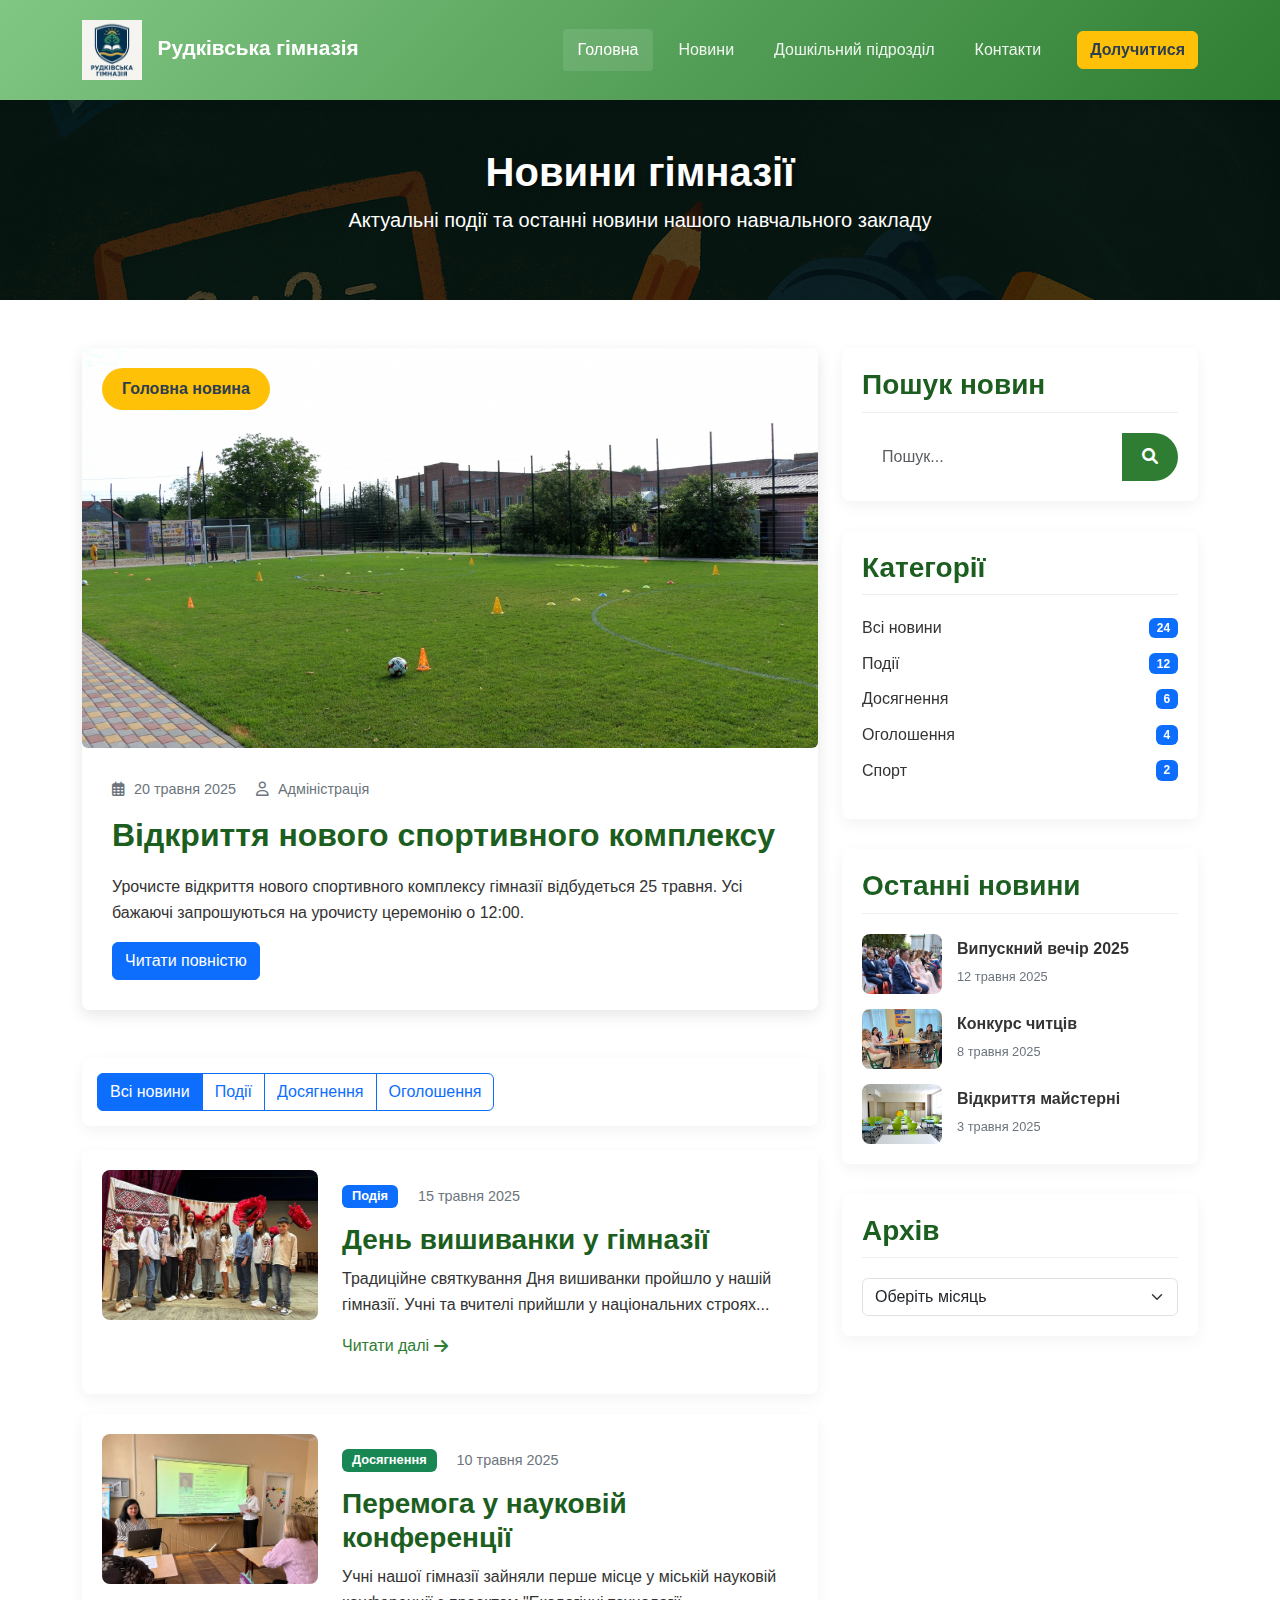
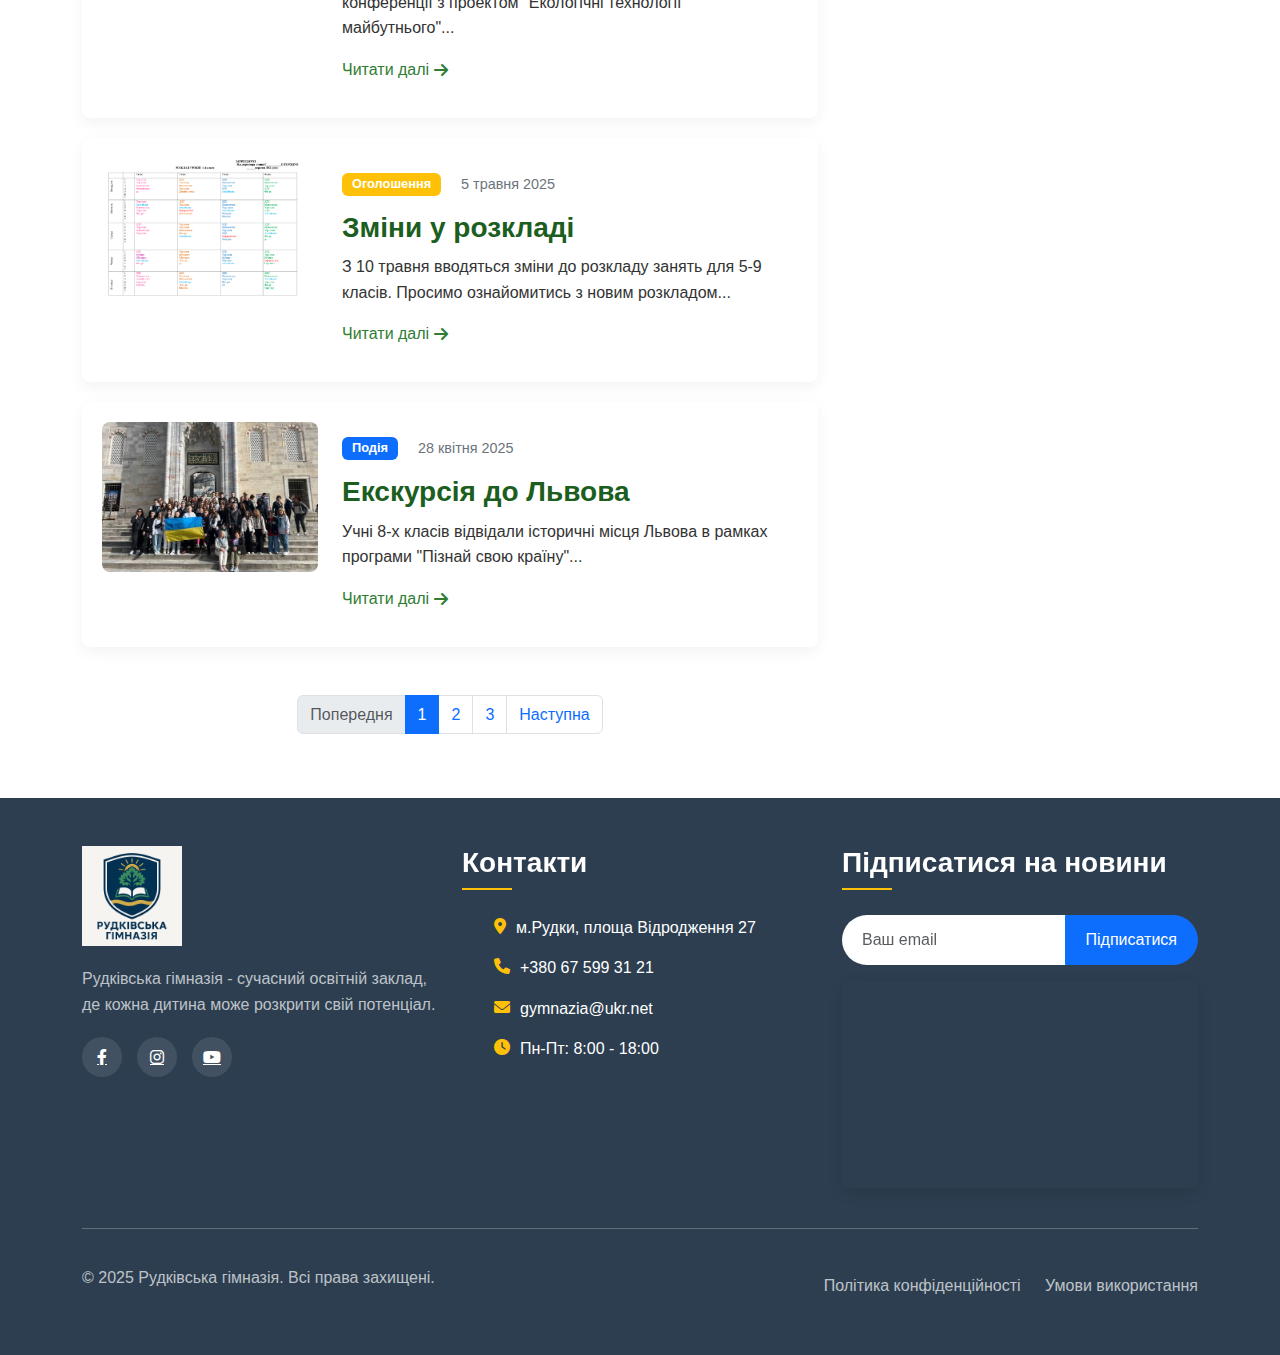
<file: news.html>
<!DOCTYPE html>
<html lang="uk">

<head>
    <meta charset="UTF-8">
    <meta name="viewport" content="width=device-width, initial-scale=1.0">
    <title>Рудківська гімназія - Новини</title>
    <link href="https://cdn.jsdelivr.net/npm/bootstrap@5.3.0/dist/css/bootstrap.min.css" rel="stylesheet">
    <link rel="stylesheet" href="https://cdnjs.cloudflare.com/ajax/libs/font-awesome/6.0.0/css/all.min.css">
    <link rel="stylesheet" href="css/styles.css">
</head>

<body>
    <!-- Навігація -->
    <header class="sticky-top">
        <nav class="navbar navbar-expand-lg navbar-dark bg-primary-gradient">
            <div class="container">
                <a class="navbar-brand" href="index.html">
                    <img src="/img/logo_rudky.png" alt="Рудківська гімназія" class="school-logo">
                    <span class="school-name">Рудківська гімназія</span>
                </a>
                <button class="navbar-toggler" type="button" data-bs-toggle="collapse" data-bs-target="#navbarNav">
                    <span class="navbar-toggler-icon"></span>
                </button>
                <div class="collapse navbar-collapse" id="navbarNav">
                    <ul class="navbar-nav ms-auto">
                        <li class="nav-item">
                            <a class="nav-link active" href="index.html">Головна</a>
                        </li>
                        <li class="nav-item">
                            <a class="nav-link" href="news.html">Новини</a>
                        </li>
                        <li class="nav-item">
                            <a class="nav-link" href="kindergarten.html">Дошкільний підрозділ</a>
                        </li>
                        <li class="nav-item">
                            <a class="nav-link" href="#contacts">Контакти</a>
                        </li>
                    </ul>
                    <button class="btn btn-warning ms-3" onclick="showContact()">Долучитися</button>
                </div>
            </div>
        </nav>
    </header>

    <!-- Заголовок сторінки -->
    <section class="page-header py-5">
        <div class="container">
            <div class="row">
                <div class="col-lg-8 mx-auto text-center">
                    <h1>Новини гімназії</h1>
                    <p class="lead">Актуальні події та останні новини нашого навчального закладу</p>
                </div>
            </div>
        </div>
    </section>

    <!-- Основні новини -->
    <section class="main-news py-5">
        <div class="container">
            <div class="row">
                <div class="col-lg-8">
                    <div class="featured-news mb-5">
                        <div class="featured-image">
                            <img src="/img/complex.jpg" alt="Головна новина" class="img-fluid rounded">
                            <div class="featured-badge">Головна новина</div>
                        </div>
                        <div class="featured-content">
                            <div class="news-meta">
                                <span class="date"><i class="far fa-calendar-alt"></i> 20 травня 2025</span>
                                <span class="author"><i class="far fa-user"></i> Адміністрація</span>
                            </div>
                            <h2>Відкриття нового спортивного комплексу</h2>
                            <p>Урочисте відкриття нового спортивного комплексу гімназії відбудеться 25 травня. Усі
                                бажаючі запрошуються на урочисту церемонію о 12:00.</p>
                            <a href="/new-sport-complex.html" class="btn btn-primary">Читати повністю</a>
                        </div>
                    </div>

                    <div class="news-filters mb-4">
                        <div class="btn-group" role="group">
                            <button type="button" class="btn btn-outline-primary active">Всі новини</button>
                            <button type="button" class="btn btn-outline-primary">Події</button>
                            <button type="button" class="btn btn-outline-primary">Досягнення</button>
                            <button type="button" class="btn btn-outline-primary">Оголошення</button>
                        </div>
                    </div>

                    <div class="news-list">
                        <div class="news-item">
                            <div class="row">
                                <div class="col-md-4">
                                    <div class="news-thumbnail">
                                        <img src="/img/day_vysyvanka.jpg" alt="Новина 1" class="img-fluid">
                                    </div>
                                </div>
                                <div class="col-md-8">
                                    <div class="news-content">
                                        <div class="news-meta">
                                            <span class="category badge bg-primary">Подія</span>
                                            <span class="date">15 травня 2025</span>
                                        </div>
                                        <h3>День вишиванки у гімназії</h3>
                                        <p>Традиційне святкування Дня вишиванки пройшло у нашій гімназії. Учні та
                                            вчителі прийшли у національних строях...</p>
                                        <a href="/vyshyvanka.html" class="read-more">Читати далі <i
                                                class="fas fa-arrow-right"></i></a>
                                    </div>
                                </div>
                            </div>
                        </div>

                        <div class="news-item">
                            <div class="row">
                                <div class="col-md-4">
                                    <div class="news-thumbnail">
                                        <img src="/img/win_konkyrs.jpg" alt="Новина 2" class="img-fluid">
                                    </div>
                                </div>
                                <div class="col-md-8">
                                    <div class="news-content">
                                        <div class="news-meta">
                                            <span class="category badge bg-success">Досягнення</span>
                                            <span class="date">10 травня 2025</span>
                                        </div>
                                        <h3>Перемога у науковій конференції</h3>
                                        <p>Учні нашої гімназії зайняли перше місце у міській науковій конференції з
                                            проектом "Екологічні технології майбутнього"...</p>
                                        <a href="/science-conference.html" class="read-more">Читати далі <i
                                                class="fas fa-arrow-right"></i></a>
                                    </div>
                                </div>
                            </div>
                        </div>

                        <div class="news-item">
                            <div class="row">
                                <div class="col-md-4">
                                    <div class="news-thumbnail">
                                        <img src="/img/rozklad.png" alt="Новина 3" class="img-fluid">
                                    </div>
                                </div>
                                <div class="col-md-8">
                                    <div class="news-content">
                                        <div class="news-meta">
                                            <span class="category badge bg-warning">Оголошення</span>
                                            <span class="date">5 травня 2025</span>
                                        </div>
                                        <h3>Зміни у розкладі</h3>
                                        <p>З 10 травня вводяться зміни до розкладу занять для 5-9 класів. Просимо
                                            ознайомитись з новим розкладом...</p>
                                        <a href="/schedule-changes.html" class="read-more">Читати далі <i
                                                class="fas fa-arrow-right"></i></a>
                                    </div>
                                </div>
                            </div>
                        </div>

                        <div class="news-item">
                            <div class="row">
                                <div class="col-md-4">
                                    <div class="news-thumbnail">
                                        <img src="/img/podorosh_to_lviv.jpg" alt="Новина 4" class="img-fluid">
                                    </div>
                                </div>
                                <div class="col-md-8">
                                    <div class="news-content">
                                        <div class="news-meta">
                                            <span class="category badge bg-primary">Подія</span>
                                            <span class="date">28 квітня 2025</span>
                                        </div>
                                        <h3>Екскурсія до Львова</h3>
                                        <p>Учні 8-х класів відвідали історичні місця Львова в рамках програми "Пізнай
                                            свою країну"...</p>
                                        <a href="/lviv-excursion.html" class="read-more">Читати далі <i
                                                class="fas fa-arrow-right"></i></a>
                                    </div>
                                </div>
                            </div>
                        </div>
                    </div>

                    <nav aria-label="Page navigation" class="mt-5">
                        <ul class="pagination justify-content-center">
                            <li class="page-item disabled">
                                <a class="page-link" href="#" tabindex="-1" aria-disabled="true">Попередня</a>
                            </li>
                            <li class="page-item active"><a class="page-link" href="#">1</a></li>
                            <li class="page-item"><a class="page-link" href="#">2</a></li>
                            <li class="page-item"><a class="page-link" href="#">3</a></li>
                            <li class="page-item">
                                <a class="page-link" href="#">Наступна</a>
                            </li>
                        </ul>
                    </nav>
                </div>
                <div class="col-lg-4">
                    <div class="sidebar">
                        <div class="sidebar-widget">
                            <h3>Пошук новин</h3>
                            <form class="search-form">
                                <div class="input-group">
                                    <input type="text" class="form-control" placeholder="Пошук...">
                                    <button class="btn btn-primary" type="submit"><i class="fas fa-search"></i></button>
                                </div>
                            </form>
                        </div>

                        <div class="sidebar-widget">
                            <h3>Категорії</h3>
                            <ul class="category-list">
                                <li><a href="#">Всі новини <span class="badge bg-primary">24</span></a></li>
                                <li><a href="#">Події <span class="badge bg-primary">12</span></a></li>
                                <li><a href="#">Досягнення <span class="badge bg-primary">6</span></a></li>
                                <li><a href="#">Оголошення <span class="badge bg-primary">4</span></a></li>
                                <li><a href="#">Спорт <span class="badge bg-primary">2</span></a></li>
                            </ul>
                        </div>

                        <div class="sidebar-widget">
                            <h3>Останні новини</h3>
                            <div class="recent-news">
                                <div class="recent-item">
                                    <div class="recent-thumbnail">
                                        <img src="/img/vypysk.jpg" alt="Новина" class="img-fluid">
                                    </div>
                                    <div class="recent-content">
                                        <h4><a href="#">Випускний вечір 2025</a></h4>
                                        <span class="date">12 травня 2025</span>
                                    </div>
                                </div>
                                <div class="recent-item">
                                    <div class="recent-thumbnail">
                                        <img src="/img/konkurs_readjpg.jpg" alt="Новина" class="img-fluid">
                                    </div>
                                    <div class="recent-content">
                                        <h4><a href="#">Конкурс читців</a></h4>
                                        <span class="date">8 травня 2025</span>
                                    </div>
                                </div>
                                <div class="recent-item">
                                    <div class="recent-thumbnail">
                                        <img src="/img/maysternyajpg.jpg" alt="Новина" class="img-fluid">
                                    </div>
                                    <div class="recent-content">
                                        <h4><a href="#">Відкриття майстерні</a></h4>
                                        <span class="date">3 травня 2025</span>
                                    </div>
                                </div>
                            </div>
                        </div>

                        <div class="sidebar-widget">
                            <h3>Архів</h3>
                            <select class="form-select">
                                <option selected>Оберіть місяць</option>
                                <option>Травень 2025</option>
                                <option>Квітень 2025</option>
                                <option>Березень 2025</option>
                                <option>Лютий 2025</option>
                                <option>Січень 2025</option>
                            </select>
                        </div>
                    </div>
                </div>
            </div>
        </div>
    </section>

    <!-- Футер -->
    <!-- Футер -->
    <footer id="contacts" class="footer py-5">
        <div class="container">
            <div class="row">
                <div class="col-lg-4 mb-4">
                    <div class="footer-about">
                        <img src="/img/logo_rudky.png" alt="Рудківська гімназія" class="footer-logo">
                        <p>Рудківська гімназія - сучасний освітній заклад, де кожна дитина може розкрити свій потенціал.
                        </p>
                        <div class="social-links">
                            <a
                                href="https://www.facebook.com/people/%D0%93%D1%96%D0%BC%D0%BD%D0%B0%D0%B7%D1%96%D1%8F-%D0%A0%D1%83%D0%B4%D0%BA%D0%B8/100009938353084/"><i
                                    class="fab fa-facebook-f"></i></a>
                            <a href="https://www.instagram.com/rudky_gymnazia/"><i class="fab fa-instagram"></i></a>
                            <a href="https://www.youtube.com/channel/UCU3uGw_hRwQUCKZoxN-vUyg"><i
                                    class="fab fa-youtube"></i></a>
                        </div>
                    </div>
                </div>
                <div class="col-lg-4 mb-4">
                    <h3>Контакти</h3>
                    <ul class="contact-info">
                        <li><i class="fas fa-map-marker-alt"></i> м.Рудки, площа Відродження 27</li>
                        <li><i class="fas fa-phone"></i> +380 67 599 31 21</li>
                        <li><i class="fas fa-envelope"></i> gymnazia@ukr.net</li>
                        <li><i class="fas fa-clock"></i> Пн-Пт: 8:00 - 18:00</li>
                    </ul>
                </div>
                <div class="col-lg-4 mb-4">
                    <h3>Підписатися на новини</h3>
                    <form class="subscribe-form">
                        <div class="input-group mb-3">
                            <input type="email" class="form-control" placeholder="Ваш email" required>
                            <button class="btn btn-primary" type="submit">Підписатися</button>
                        </div>
                    </form>
                    <div class="map-container">
                        <iframe
                            src="https://www.google.com/maps/embed?pb=!1m18!1m12!1m3!1d41327.916287395594!2d23.41481377824651!3d49.654397849669174!2m3!1f0!2f0!3f0!3m2!1i1024!2i768!4f13.1!3m3!1m2!1s0x473b06cee6ff48bd%3A0x308277ccc1981089!2sRudkivs%CA%B9ka%20Himnaziya%20Sambirs%CA%B9koho%20Rayonu%20L%CA%B9vivs%CA%B9koyi%20Oblasti!5e0!3m2!1sen!2sua!4v1748167494509!5m2!1sen!2sua"
                            width="100%" height="200" style="border:0;" allowfullscreen="" loading="lazy"></iframe>
                    </div>
                </div>
            </div>
            <hr>
            <div class="footer-bottom">
                <p>&copy; 2025 Рудківська гімназія. Всі права захищені.</p>
                <div class="footer-links">
                    <a href="#">Політика конфіденційності</a>
                    <a href="#">Умови використання</a>
                </div>
            </div>
        </div>
    </footer>

    <!-- Модальне вікно -->
    <div class="modal fade" id="contactModal" tabindex="-1" aria-labelledby="contactModalLabel" aria-hidden="true">
        <div class="modal-dialog">
            <div class="modal-content">
                <div class="modal-header">
                    <h5 class="modal-title" id="contactModalLabel">Зв'язатися з нами</h5>
                    <button type="button" class="btn-close" data-bs-dismiss="modal" aria-label="Close"></button>
                </div>
                <div class="modal-body">
                    <form>
                        <div class="mb-3">
                            <input type="text" class="form-control" placeholder="Ваше ім'я" required>
                        </div>
                        <div class="mb-3">
                            <input type="email" class="form-control" placeholder="Ваш email" required>
                        </div>
                        <div class="mb-3">
                            <textarea class="form-control" rows="3" placeholder="Ваше повідомлення"></textarea>
                        </div>
                        <button type="submit" class="btn btn-primary w-100">Надіслати</button>
                    </form>
                </div>
            </div>
        </div>
    </div>

    <script src="https://cdn.jsdelivr.net/npm/bootstrap@5.3.0/dist/js/bootstrap.bundle.min.js"></script>
    <script src="js/script.js"></script>
</body>

</html>
</file>
<file: css/styles.css>
/* Основні стилі */
:root {
    --primary-color: #2e7d32;
    --primary-light: #81c784;
    --primary-dark: #1b5e20;
    --secondary-color: #ffc107;
    --dark-color: #2c3e50;
    --light-color: #f8f9fa;
    --text-color: #333;
    --text-light: #6c757d;
}

body {
    font-family: 'Segoe UI', Tahoma, Geneva, Verdana, sans-serif;
    color: var(--text-color);
    line-height: 1.6;
    overflow-x: hidden;
}

/* Навігація */
.navbar {
    padding: 15px 0;
    transition: all 0.3s;
    box-shadow: 0 2px 10px rgba(0, 0, 0, 0.1);
}

.bg-primary-gradient {
    background: linear-gradient(135deg, var(--primary-light), var(--primary-color)) !important;
}

.school-logo {
    width: 60px;
    height: 60px;
    margin-right: 10px;
}

.school-name {
    font-weight: 700;
    font-size: 1.3rem;
}

.navbar-dark .navbar-nav .nav-link {
    color: rgba(255, 255, 255, 0.9);
    font-weight: 500;
    padding: 8px 15px;
    margin: 0 5px;
    border-radius: 4px;
    transition: all 0.3s;
}

.navbar-dark .navbar-nav .nav-link:hover,
.navbar-dark .navbar-nav .nav-link.active {
    background-color: rgba(255, 255, 255, 0.1);
    color: white;
}

.btn-warning {
    background-color: var(--secondary-color);
    border-color: var(--secondary-color);
    color: var(--dark-color);
    font-weight: 600;
}

.btn-warning:hover {
    background-color: #e0a800;
    border-color: #d39e00;
}

/* Герой-секція */
.hero-section {
    background: linear-gradient(rgba(0, 0, 0, 0.7), rgba(0, 0, 0, 0.7)), url('/img/488910185_2512129142461673_3069817379614207178_n.jpg');
    background-size: cover;
    background-position: center;
    color: white;
    padding: 120px 0;
    text-align: center;
    position: relative;
}

.hero-content h1 {
    font-size: 3.5rem;
    font-weight: 700;
    margin-bottom: 20px;
    text-shadow: 2px 2px 4px rgba(0, 0, 0, 0.5);
}

.hero-content .lead {
    font-size: 1.5rem;
    max-width: 800px;
    margin: 0 auto 30px;
    text-shadow: 1px 1px 2px rgba(0, 0, 0, 0.5);
}

.hero-buttons .btn {
    margin: 0 10px;
    padding: 12px 30px;
    font-weight: 600;
    border-radius: 50px;
}

/* Секції */
.section-header {
    text-align: center;
    margin-bottom: 50px;
}

.section-header h2 {
    font-weight: 700;
    color: var(--primary-dark);
    position: relative;
    display: inline-block;
    padding-bottom: 15px;
}

.divider {
    width: 80px;
    height: 3px;
    background-color: var(--secondary-color);
    margin: 15px auto;
}

/* Про гімназію */
.about-section {
    background-color: white;
}

.about-content .highlight {
    font-size: 1.2rem;
    color: var(--primary-color);
    font-weight: 500;
    margin-bottom: 20px;
}

.features-grid {
    display: grid;
    grid-template-columns: repeat(2, 1fr);
    gap: 20px;
    margin-top: 30px;
}

.feature-box {
    text-align: center;
    padding: 20px;
    border-radius: 8px;
    background-color: var(--light-color);
    transition: all 0.3s;
}

.feature-box:hover {
    transform: translateY(-5px);
    box-shadow: 0 10px 20px rgba(0, 0, 0, 0.1);
}

.feature-box i {
    font-size: 2.5rem;
    color: var(--primary-color);
    margin-bottom: 15px;
}

.feature-box h4 {
    font-weight: 600;
}

.about-image {
    position: relative;
    border-radius: 8px;
    overflow: hidden;
    box-shadow: 0 15px 30px rgba(0, 0, 0, 0.1);
}

.image-badge {
    position: absolute;
    top: 20px;
    right: 20px;
    background-color: var(--secondary-color);
    color: var(--dark-color);
    padding: 8px 15px;
    border-radius: 50px;
    font-weight: 600;
    box-shadow: 0 4px 8px rgba(0, 0, 0, 0.1);
}

/* Переваги */
.advantages-section {
    background-color: var(--light-color);
}

.advantage-card {
    background-color: white;
    border-radius: 8px;
    padding: 30px;
    height: 100%;
    box-shadow: 0 5px 15px rgba(0, 0, 0, 0.05);
    transition: all 0.3s;
    text-align: center;
}

.advantage-card:hover {
    transform: translateY(-10px);
    box-shadow: 0 15px 30px rgba(0, 0, 0, 0.1);
}

.advantage-icon {
    width: 80px;
    height: 80px;
    background-color: var(--primary-light);
    color: white;
    border-radius: 50%;
    display: flex;
    align-items: center;
    justify-content: center;
    margin: 0 auto 20px;
    font-size: 2rem;
}

.advantage-card h3 {
    color: var(--primary-dark);
    font-weight: 600;
    margin-bottom: 15px;
}

/* Новини */
.news-section {
    background-color: white;
}

.see-all {
    margin-top: 20px;
    font-weight: 500;
}

.news-card {
    border-radius: 8px;
    overflow: hidden;
    box-shadow: 0 5px 15px rgba(0, 0, 0, 0.1);
    transition: all 0.3s;
    margin-bottom: 30px;
    background-color: white;
}

.news-card:hover {
    transform: translateY(-5px);
    box-shadow: 0 15px 30px rgba(0, 0, 0, 0.15);
}

.news-image {
    position: relative;
    overflow: hidden;
}

.news-image img {
    width: 100%;
    height: 250px;
    object-fit: cover;
    transition: transform 0.5s;
}

.news-card:hover .news-image img {
    transform: scale(1.1);
}

.news-date {
    position: absolute;
    top: 15px;
    left: 15px;
    background-color: var(--primary-color);
    color: white;
    padding: 5px 15px;
    border-radius: 50px;
    font-weight: 500;
}

.news-body {
    padding: 20px;
}

.news-body h3 {
    font-weight: 600;
    margin-bottom: 15px;
    color: var(--primary-dark);
}

.read-more {
    color: var(--primary-color);
    font-weight: 500;
    text-decoration: none;
    display: inline-flex;
    align-items: center;
}

.read-more i {
    margin-left: 5px;
    transition: transform 0.3s;
}

.read-more:hover i {
    transform: translateX(5px);
}

/* Галерея */
.gallery-section {
    background-color: var(--light-color);
}

.gallery-grid {
    display: grid;
    grid-template-columns: repeat(auto-fill, minmax(250px, 1fr));
    gap: 20px;
}

.gallery-item {
    position: relative;
    border-radius: 8px;
    overflow: hidden;
    height: 250px;
}

.gallery-item img {
    width: 100%;
    height: 100%;
    object-fit: cover;
    transition: transform 0.5s;
}

.gallery-item:hover img {
    transform: scale(1.1);
}

.gallery-overlay {
    position: absolute;
    bottom: 0;
    left: 0;
    right: 0;
    background: linear-gradient(to top, rgba(0, 0, 0, 0.7), transparent);
    color: white;
    padding: 20px;
    transform: translateY(100%);
    transition: transform 0.3s;
}

.gallery-item:hover .gallery-overlay {
    transform: translateY(0);
}

/* Форма запису */
.enroll-section {
    background: linear-gradient(135deg, var(--primary-light), var(--primary-dark));
    color: white;
}

.enroll-form {
    background-color: white;
    border-radius: 8px;
    padding: 40px;
    box-shadow: 0 15px 30px rgba(0, 0, 0, 0.1);
    color: var(--text-color);
}

.enroll-form h2 {
    color: var(--primary-dark);
    font-weight: 700;
    margin-bottom: 30px;
    text-align: center;
}

/* Футер */
.footer {
    background-color: var(--dark-color);
    color: white;
}

.footer-logo {
    width: 100px;
    margin-bottom: 20px;
}

.footer-about p {
    color: rgba(255, 255, 255, 0.7);
    margin-bottom: 20px;
}

.social-links {
    display: flex;
    gap: 15px;
}

.social-links a {
    display: flex;
    align-items: center;
    justify-content: center;
    width: 40px;
    height: 40px;
    background-color: rgba(255, 255, 255, 0.1);
    color: white;
    border-radius: 50%;
    transition: all 0.3s;
}

.social-links a:hover {
    background-color: var(--primary-color);
    transform: translateY(-3px);
}

.footer h3 {
    color: white;
    font-weight: 600;
    margin-bottom: 25px;
    position: relative;
    padding-bottom: 10px;
}

.footer h3::after {
    content: '';
    position: absolute;
    left: 0;
    bottom: 0;
    width: 50px;
    height: 2px;
    background-color: var(--secondary-color);
}

.contact-info li {
    margin-bottom: 15px;
    display: flex;
    align-items: flex-start;
}

.contact-info i {
    margin-right: 10px;
    color: var(--secondary-color);
    margin-top: 3px;
}

.subscribe-form .form-control {
    border-radius: 50px 0 0 50px;
    border: none;
    padding: 12px 20px;
}

.subscribe-form .btn {
    border-radius: 0 50px 50px 0;
    padding: 12px 20px;
}

.map-container {
    border-radius: 8px;
    overflow: hidden;
    box-shadow: 0 5px 15px rgba(0, 0, 0, 0.1);
}

.footer-bottom {
    display: flex;
    justify-content: space-between;
    align-items: center;
    padding-top: 20px;
    color: rgba(255, 255, 255, 0.7);
}

.footer-links a {
    color: rgba(255, 255, 255, 0.7);
    margin-left: 20px;
    text-decoration: none;
    transition: color 0.3s;
}

.footer-links a:hover {
    color: var(--secondary-color);
}

/* Сторінка новин */
.page-header {
    background: linear-gradient(rgba(0, 0, 0, 0.7), rgba(0, 0, 0, 0.7)), url('/img/ChatGPT\ Image\ 25\ трав.\ 2025\ р.\,\ 20_50_40.png');
    background-size: cover;
    background-position: center;
    color: white;
}

.page-header h1 {
    font-weight: 700;
    text-shadow: 2px 2px 4px rgba(0, 0, 0, 0.5);
}

.featured-news {
    border-radius: 8px;
    overflow: hidden;
    box-shadow: 0 5px 15px rgba(0, 0, 0, 0.1);
}

.featured-image {
    position: relative;
    height: 400px;
    overflow: hidden;
}

.featured-image img {
    width: 100%;
    height: 100%;
    object-fit: cover;
}

.featured-badge {
    position: absolute;
    top: 20px;
    left: 20px;
    background-color: var(--secondary-color);
    color: var(--dark-color);
    padding: 8px 20px;
    border-radius: 50px;
    font-weight: 600;
}

.featured-content {
    padding: 30px;
    background-color: white;
}

.news-meta {
    display: flex;
    gap: 20px;
    margin-bottom: 15px;
    color: var(--text-light);
    font-size: 0.9rem;
}

.news-meta i {
    margin-right: 5px;
}

.featured-content h2 {
    font-weight: 700;
    color: var(--primary-dark);
    margin-bottom: 20px;
}

.news-filters {
    background-color: white;
    padding: 15px;
    border-radius: 8px;
    box-shadow: 0 5px 15px rgba(0, 0, 0, 0.05);
}

.news-item {
    background-color: white;
    border-radius: 8px;
    padding: 20px;
    margin-bottom: 20px;
    box-shadow: 0 5px 15px rgba(0, 0, 0, 0.05);
    transition: all 0.3s;
}

.news-item:hover {
    transform: translateY(-5px);
    box-shadow: 0 10px 25px rgba(0, 0, 0, 0.1);
}

.news-thumbnail {
    border-radius: 8px;
    overflow: hidden;
    height: 150px;
}

.news-thumbnail img {
    width: 100%;
    height: 100%;
    object-fit: cover;
}

.news-content {
    padding: 15px 0;
}

.news-meta .category {
    font-size: 0.8rem;
    padding: 5px 10px;
}

.news-content h3 {
    font-weight: 600;
    margin: 10px 0;
    color: var(--primary-dark);
}

.sidebar {
    position: sticky;
    top: 20px;
}

.sidebar-widget {
    background-color: white;
    border-radius: 8px;
    padding: 20px;
    margin-bottom: 30px;
    box-shadow: 0 5px 15px rgba(0, 0, 0, 0.05);
}

.sidebar-widget h3 {
    font-weight: 600;
    color: var(--primary-dark);
    margin-bottom: 20px;
    padding-bottom: 10px;
    border-bottom: 1px solid #eee;
}

.search-form .input-group {
    border-radius: 50px;
    overflow: hidden;
}

.search-form .form-control {
    border: none;
    padding: 12px 20px;
}

.search-form .btn {
    background-color: var(--primary-color);
    border: none;
    padding: 0 20px;
}

.category-list {
    list-style: none;
    padding: 0;
}

.category-list li {
    margin-bottom: 10px;
}

.category-list a {
    display: flex;
    justify-content: space-between;
    align-items: center;
    color: var(--text-color);
    text-decoration: none;
    transition: color 0.3s;
}

.category-list a:hover {
    color: var(--primary-color);
}

.recent-news {
    display: grid;
    gap: 15px;
}

.recent-item {
    display: grid;
    grid-template-columns: 80px 1fr;
    gap: 15px;
    align-items: center;
}

.recent-thumbnail {
    border-radius: 8px;
    overflow: hidden;
    height: 60px;
}

.recent-thumbnail img {
    width: 100%;
    height: 100%;
    object-fit: cover;
}

.recent-content h4 {
    font-size: 1rem;
    font-weight: 600;
    margin-bottom: 5px;
}

.recent-content h4 a {
    color: var(--text-color);
    text-decoration: none;
    transition: color 0.3s;
}

.recent-content h4 a:hover {
    color: var(--primary-color);
}

.recent-content .date {
    font-size: 0.8rem;
    color: var(--text-light);
}

/* Адаптація */
@media (max-width: 992px) {
    .hero-content h1 {
        font-size: 2.8rem;
    }

    .features-grid {
        grid-template-columns: 1fr;
    }
}

@media (max-width: 768px) {
    .hero-content h1 {
        font-size: 2.2rem;
    }

    .hero-content .lead {
        font-size: 1.2rem;
    }

    .navbar-brand .school-name {
        font-size: 1.1rem;
    }

    .section-header h2 {
        font-size: 1.8rem;
    }

    .news-item {
        grid-template-columns: 1fr;
    }

    .news-thumbnail {
        height: 200px;
    }
}

@media (max-width: 576px) {
    .hero-content h1 {
        font-size: 1.8rem;
    }

    .hero-buttons .btn {
        display: block;
        width: 80%;
        margin: 10px auto;
    }

    .gallery-grid {
        grid-template-columns: 1fr;
    }
}

/* Адаптація */
@media (max-width: 768px) {
    .kindergarten-hero h1 {
        font-size: 2.5rem;
    }

    .kindergarten-hero p {
        font-size: 1.2rem;
    }

    .feature-item {
        font-size: 1rem;
    }

    .group-card {
        margin-bottom: 30px;
    }
}


/* Стилі для дошкільного підрозділу */
.kindergarten-hero {
    background: linear-gradient(rgba(0, 0, 0, 0.7), rgba(0, 0, 0, 0.7)), url('/img/sadok.jpg');
    background-size: cover;
    background-position: center;
    color: white;
    padding: 120px 0;
    text-align: center;
    position: relative;
}

.kindergarten-hero h1 {
    font-size: 3rem;
    font-weight: 700;
    margin-bottom: 20px;
    text-shadow: 2px 2px 4px rgba(0, 0, 0, 0.5);
}

.kindergarten-hero p {
    font-size: 1.5rem;
    max-width: 800px;
    margin: 0 auto 30px;
    text-shadow: 1px 1px 2px rgba(0, 0, 0, 0.5);
}

.about-kindergarten {
    position: relative;
    overflow: hidden;
}

.features-list {
    margin-top: 20px;
}

.feature-item {
    display: flex;
    align-items: center;
    margin-bottom: 15px;
}

.feature-item i {
    font-size: 1.5rem;
    color: var(--primary-color);
    margin-right: 15px;
    width: 30px;
    text-align: center;
}

.kindergarten-photo {
    position: relative;
    border-radius: 8px;
    overflow: hidden;
    box-shadow: 0 15px 30px rgba(0, 0, 0, 0.1);
}

.photo-overlay {
    position: absolute;
    top: 0;
    left: 0;
    width: 100%;
    height: 100%;
    background: linear-gradient(to top, rgba(0, 0, 0, 0.3), transparent);
}

/* Стилі для груп */
.our-groups {
    position: relative;
}

.group-card {
    background-color: white;
    border-radius: 8px;
    padding: 25px;
    height: 100%;
    box-shadow: 0 5px 15px rgba(0, 0, 0, 0.1);
    transition: all 0.3s;
}

.group-card:hover {
    transform: translateY(-10px);
    box-shadow: 0 15px 30px rgba(0, 0, 0, 0.15);
}

.group-age {
    display: inline-block;
    background-color: var(--secondary-color);
    color: var(--dark-color);
    padding: 5px 15px;
    border-radius: 50px;
    font-weight: 600;
    margin-bottom: 15px;
}

.group-schedule {
    margin-top: 20px;
    padding-top: 15px;
    border-top: 1px solid #eee;
}

.group-schedule h4 {
    font-size: 1.1rem;
    color: var(--primary-color);
    margin-bottom: 10px;
}

.group-schedule ul {
    list-style: none;
    padding: 0;
}

.group-schedule li {
    margin-bottom: 8px;
    font-size: 0.9rem;
    color: var(--text-light);
}

/* Стилі для галереї */
.gallery-item {
    position: relative;
    margin-bottom: 20px;
    border-radius: 8px;
    overflow: hidden;
    transition: all 0.3s;
}

.gallery-item:hover {
    transform: scale(1.03);
}

.gallery-caption {
    position: absolute;
    bottom: 0;
    left: 0;
    right: 0;
    background: linear-gradient(to top, rgba(0, 0, 0, 0.7), transparent);
    color: white;
    padding: 15px;
    opacity: 0;
    transition: opacity 0.3s;
}

.gallery-item:hover .gallery-caption {
    opacity: 1;
}

/* Форма запису */
.enroll-form {
    background-color: white;
    border-radius: 8px;
    padding: 40px;
    box-shadow: 0 15px 30px rgba(0, 0, 0, 0.1);
}

.enroll-form h2 {
    color: var(--primary-dark);
    font-weight: 700;
    margin-bottom: 30px;
    text-align: center;
}
</file>
